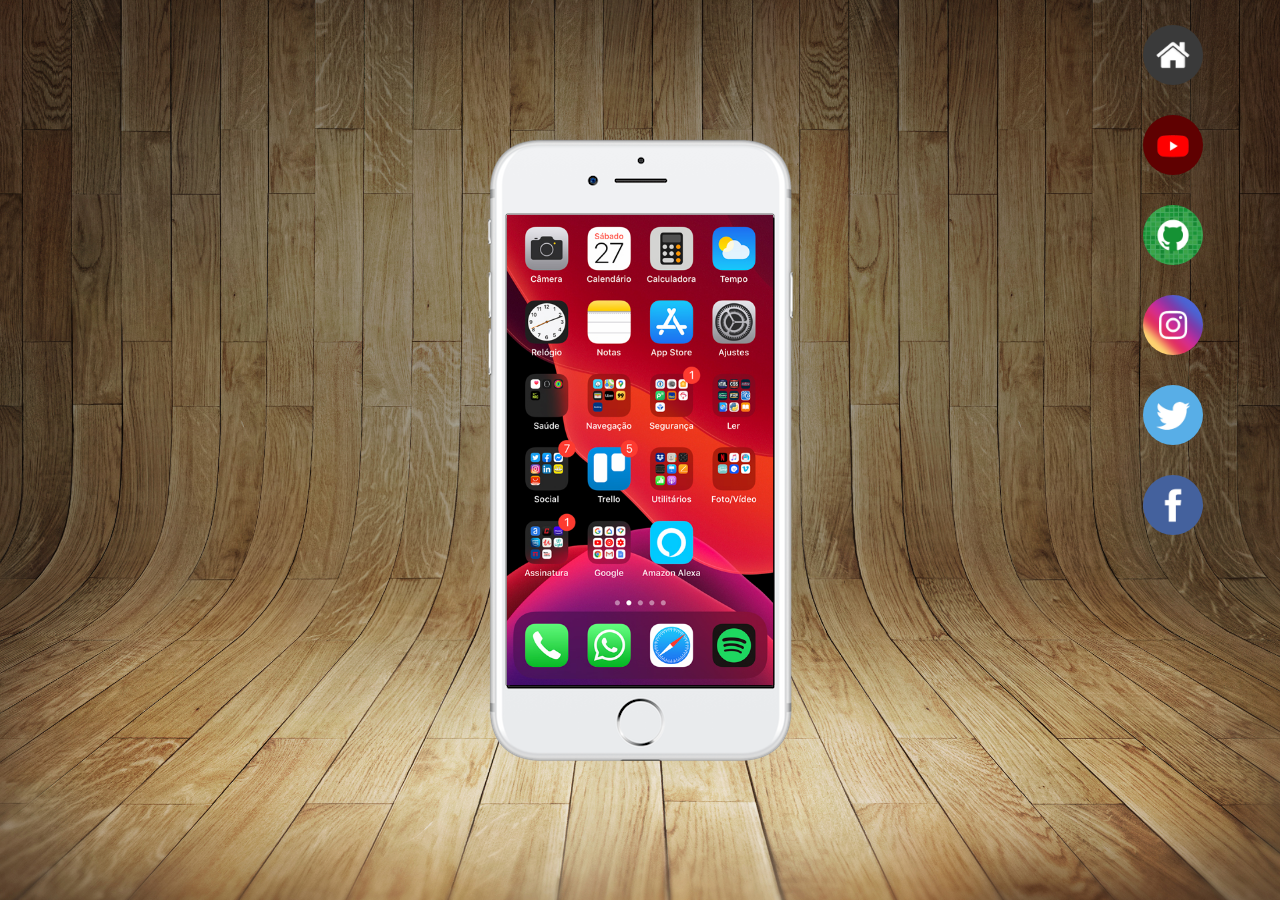
<file: index.html>
<!DOCTYPE html>
<html lang="pt-br">
<head>
    <meta charset="UTF-8">
    <meta http-equiv="X-UA-Compatible" content="IE=edge">
    <meta name="viewport" content="width=device-width, initial-scale=1.0">
    <link rel="stylesheet" href="estilo/style.css">
    <link rel="shotcut icon" href="imagens/favicon(2).ico" type="image/x-icon">
    <title>Social</title>
</head>
<body>
    <main>
        <iframe name="iframe" src="pag/paghome.html" frameborder="0">[ Infelizmente seu navegador não é compatível ]</iframe>

        <div id="icones">
            <a target="iframe" href="pag/paghome.html"><img src="imagens/logo-home.jpg" alt="Icone redes Sociais"></a>
            <a target="iframe" href="pag/pagyoutube.html"><img src="imagens/logo-youtube.jpg" alt="Icone redes Sociais"></a>
            <a target="iframe" href="pag/paggithub.html"><img src="imagens/logo-github.jpg" alt="Icone redes Sociais"></a>
            <a target="iframe" href="pag/paginstagram.html"><img src="imagens/logo-instagram.jpg" alt="Icone redes Sociais"></a>
            <a target="iframe" href="pag/pagtwitter.html"><img src="imagens/logo-twitter.jpg" alt="Icone redes Sociais"></a>
            <a target="iframe" href="pag/pagfacebook.html"><img src="imagens/logo-facebook.jpg" alt="Icone redes Sociais"></a>
        </div>
    </main>
</body>
</html>
</file>
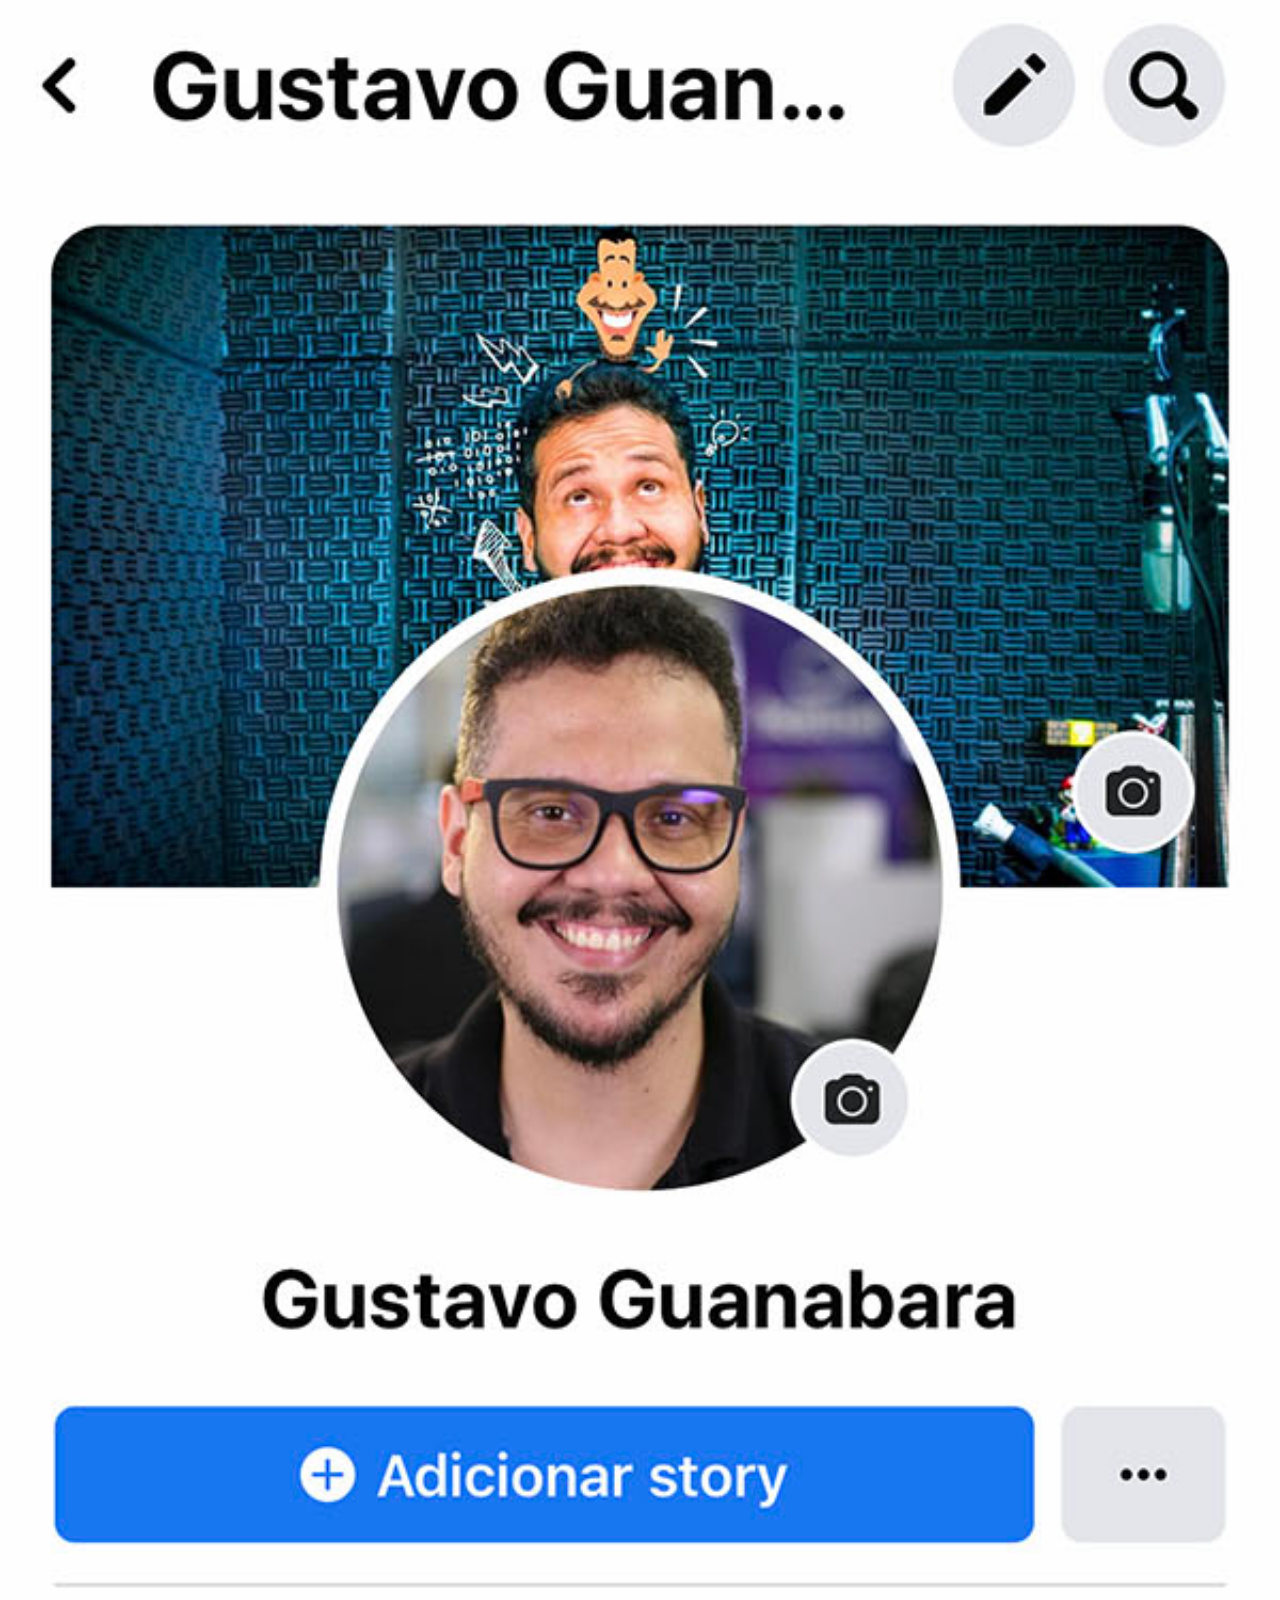
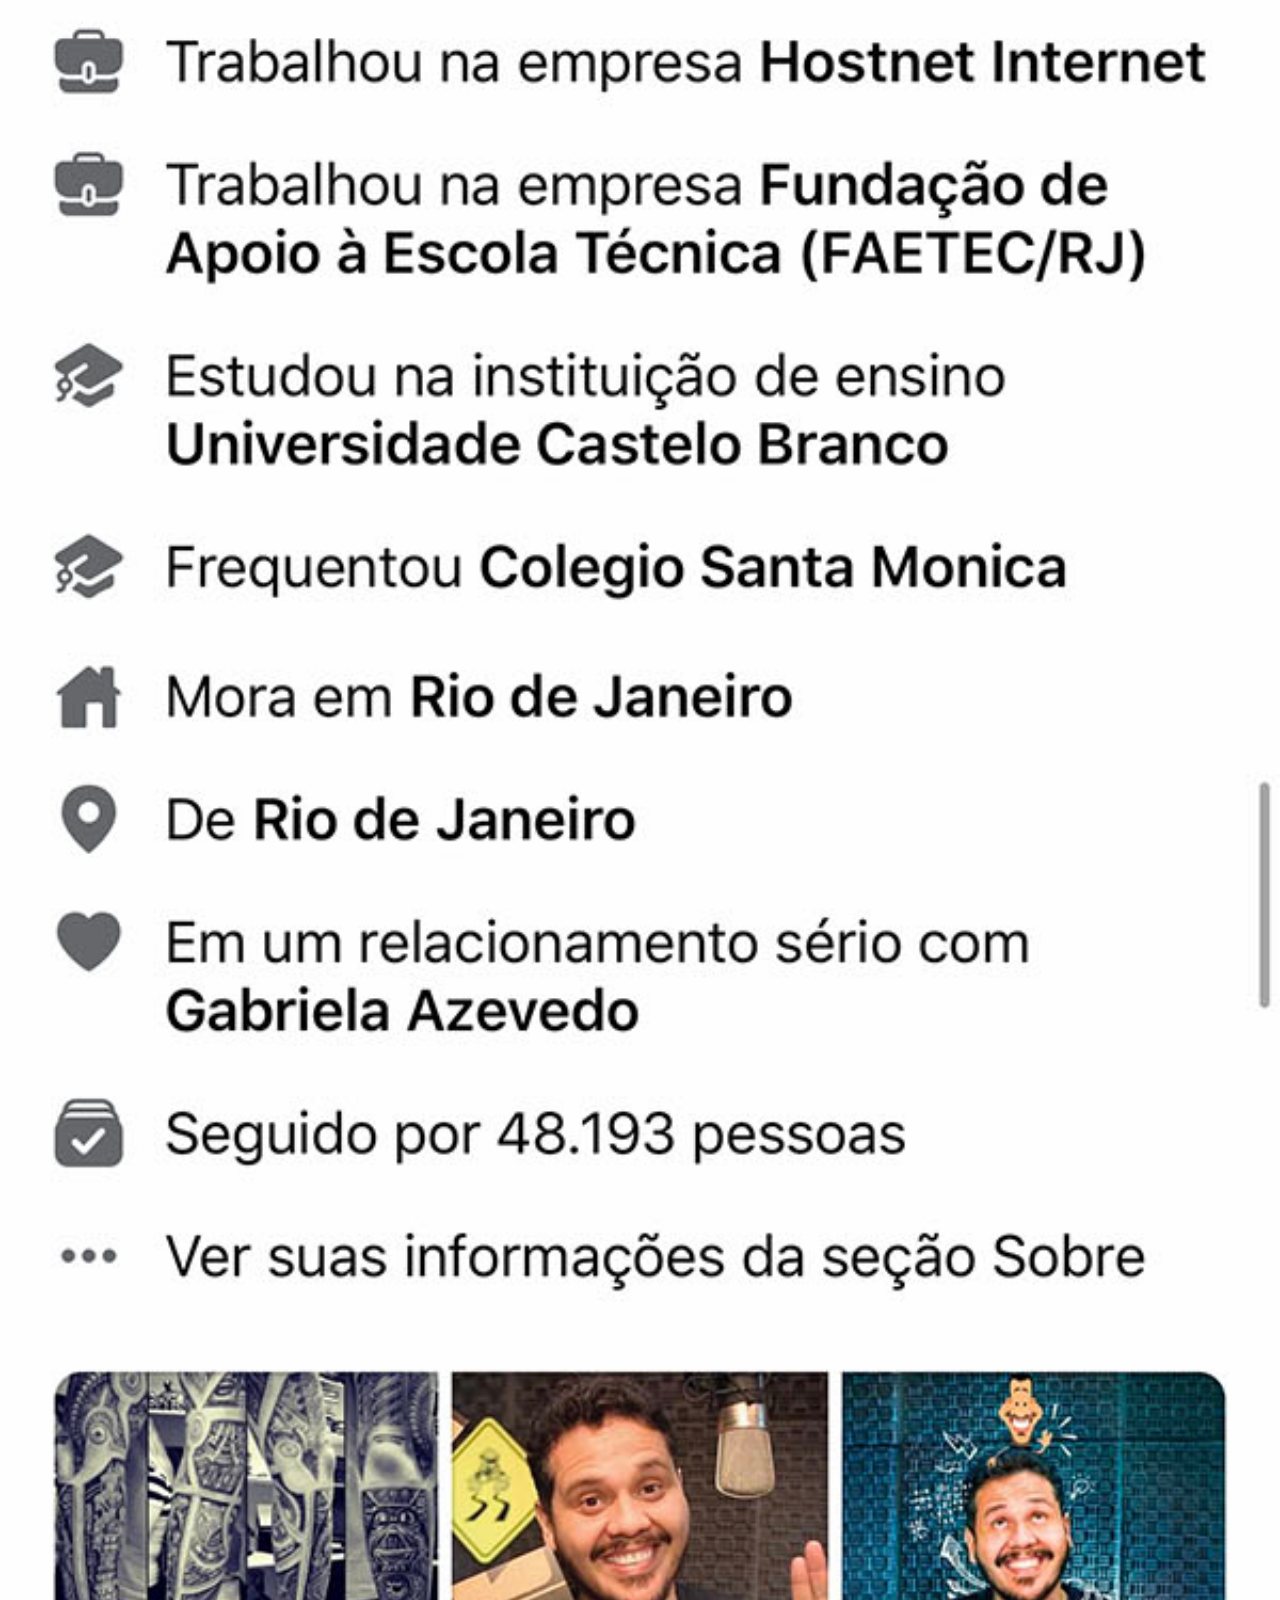
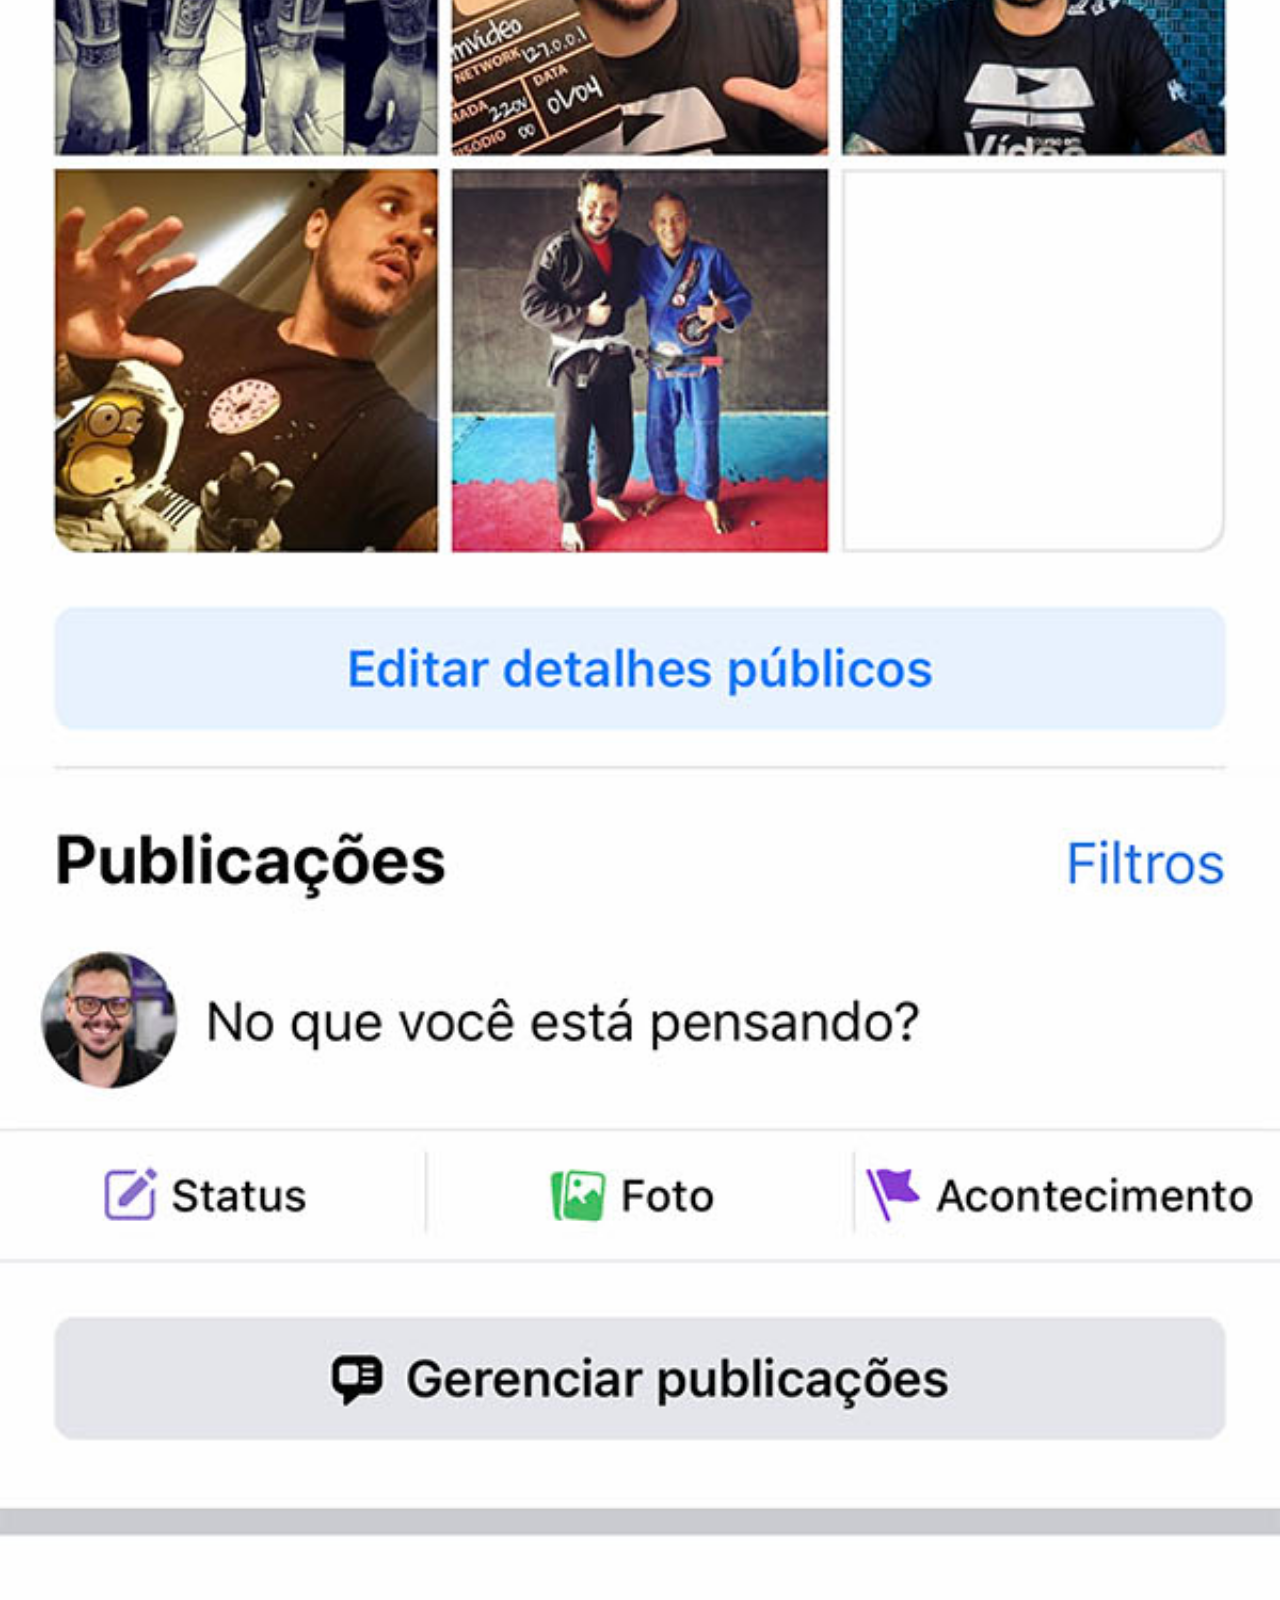
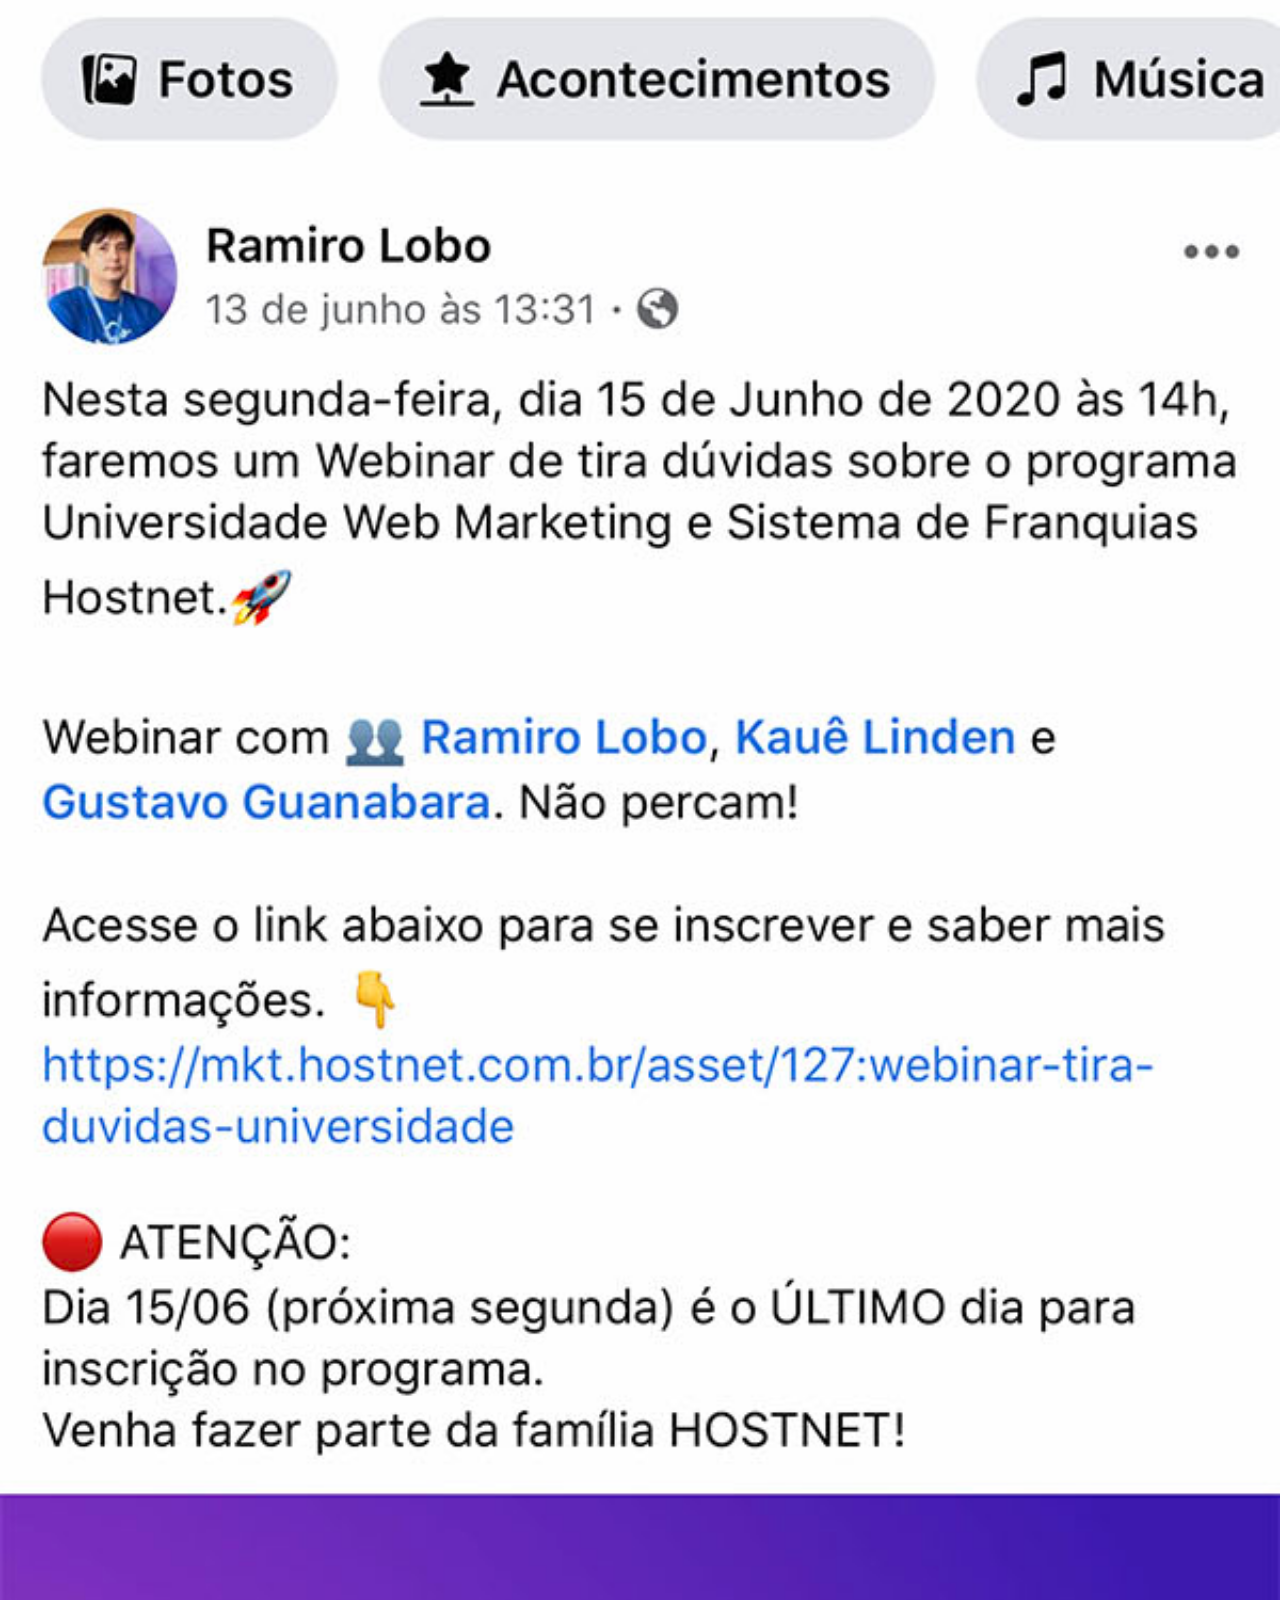
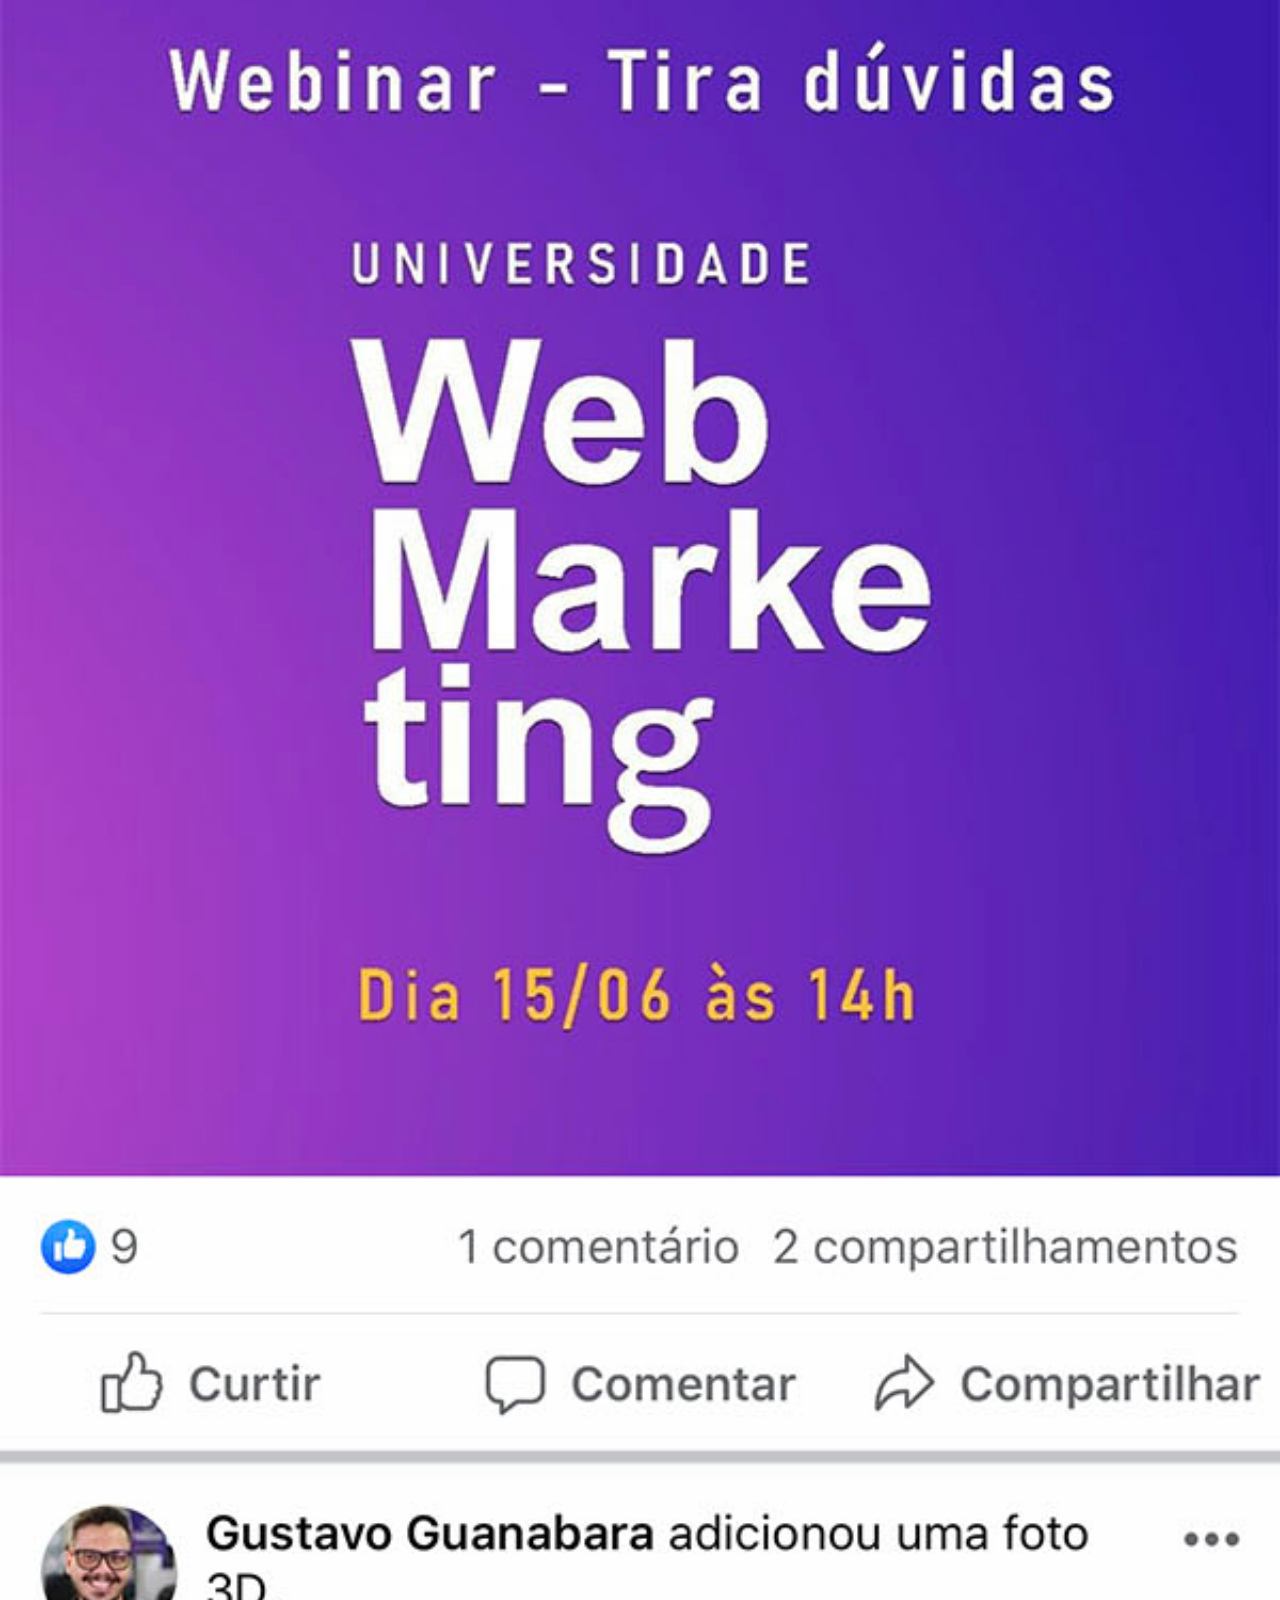
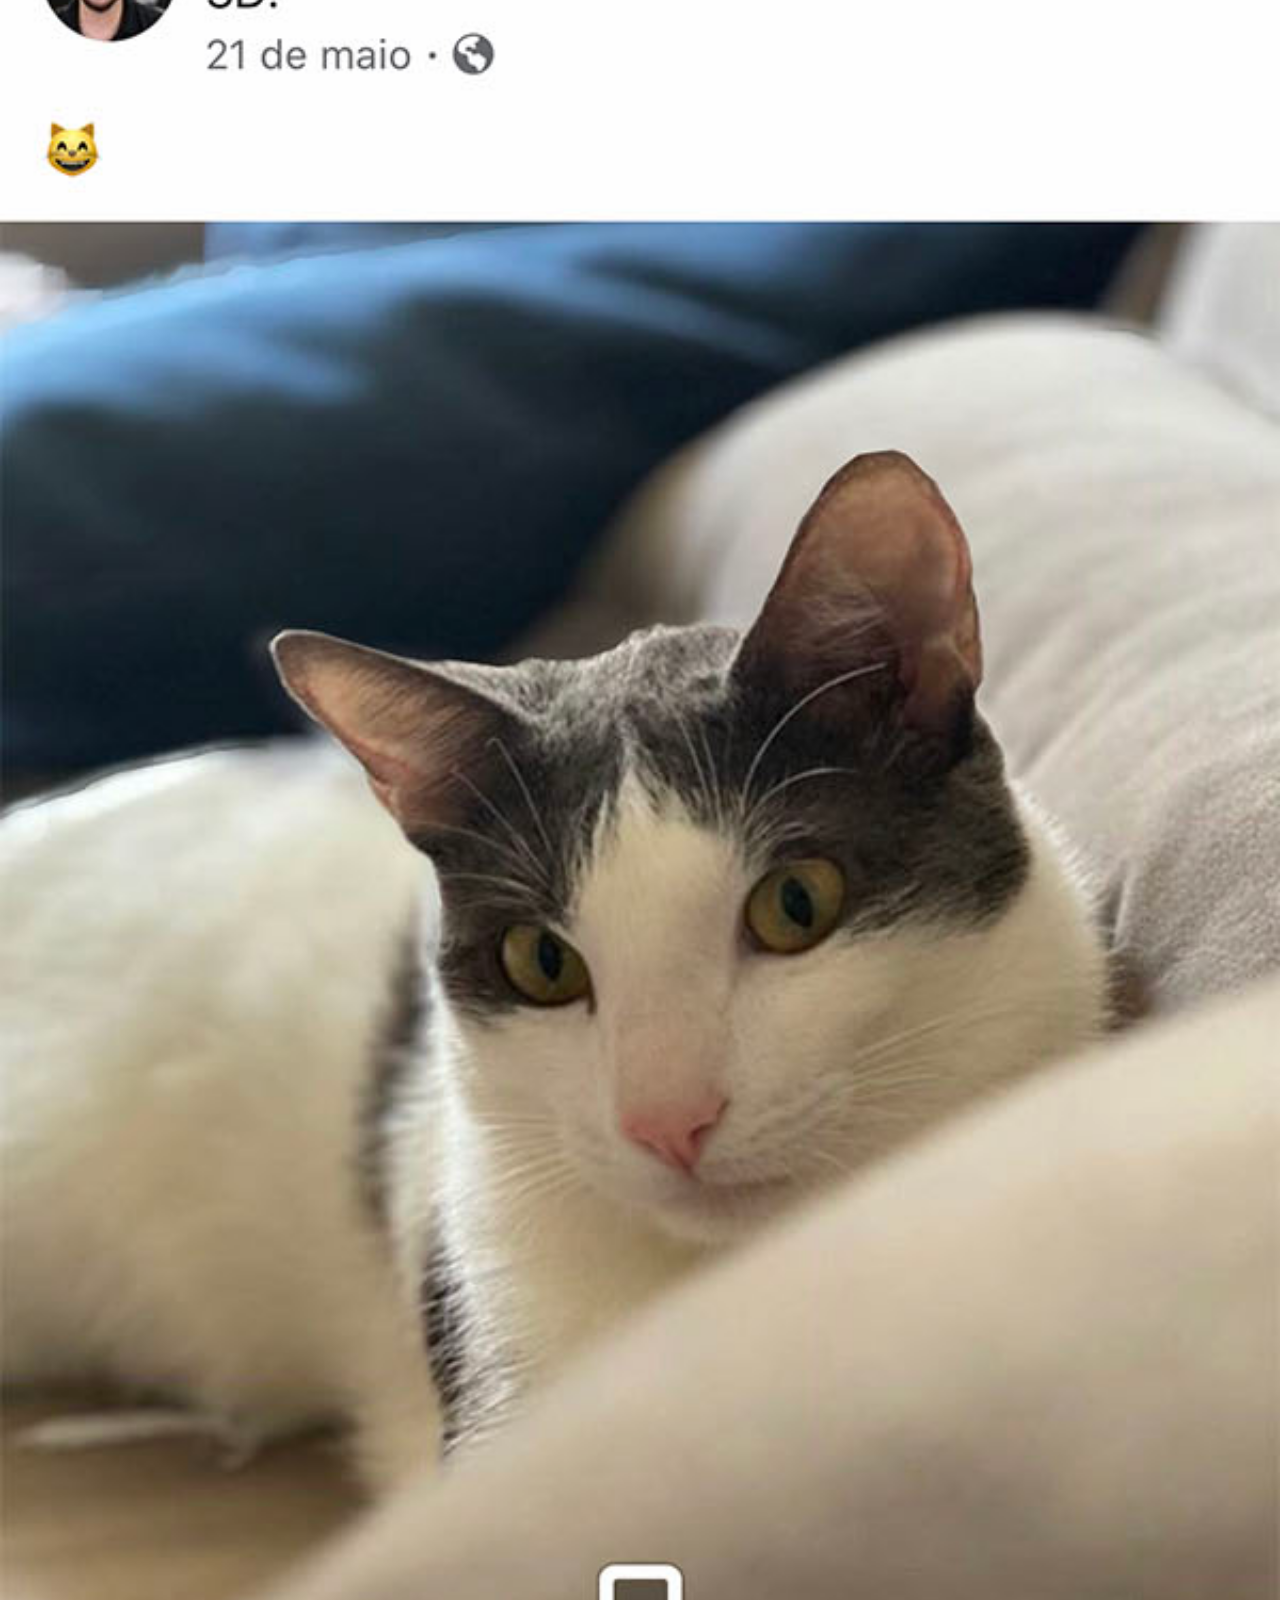
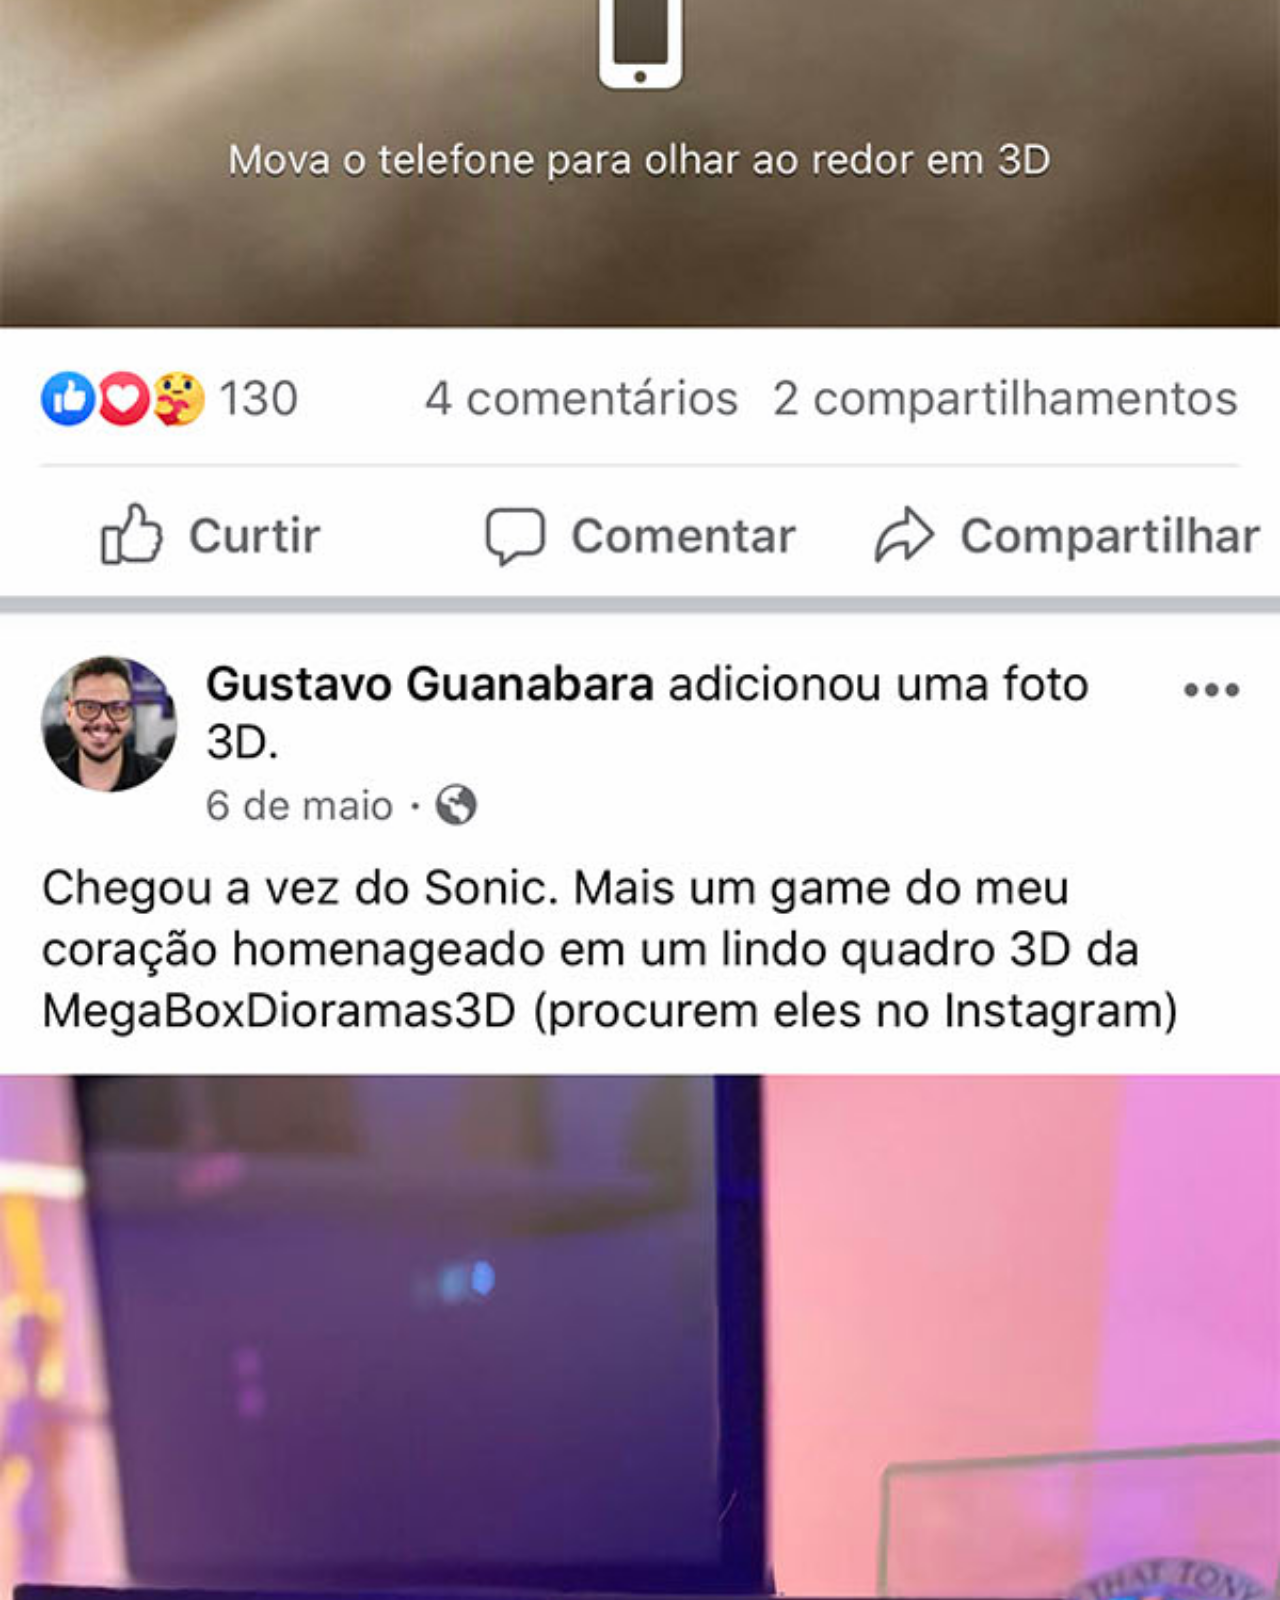
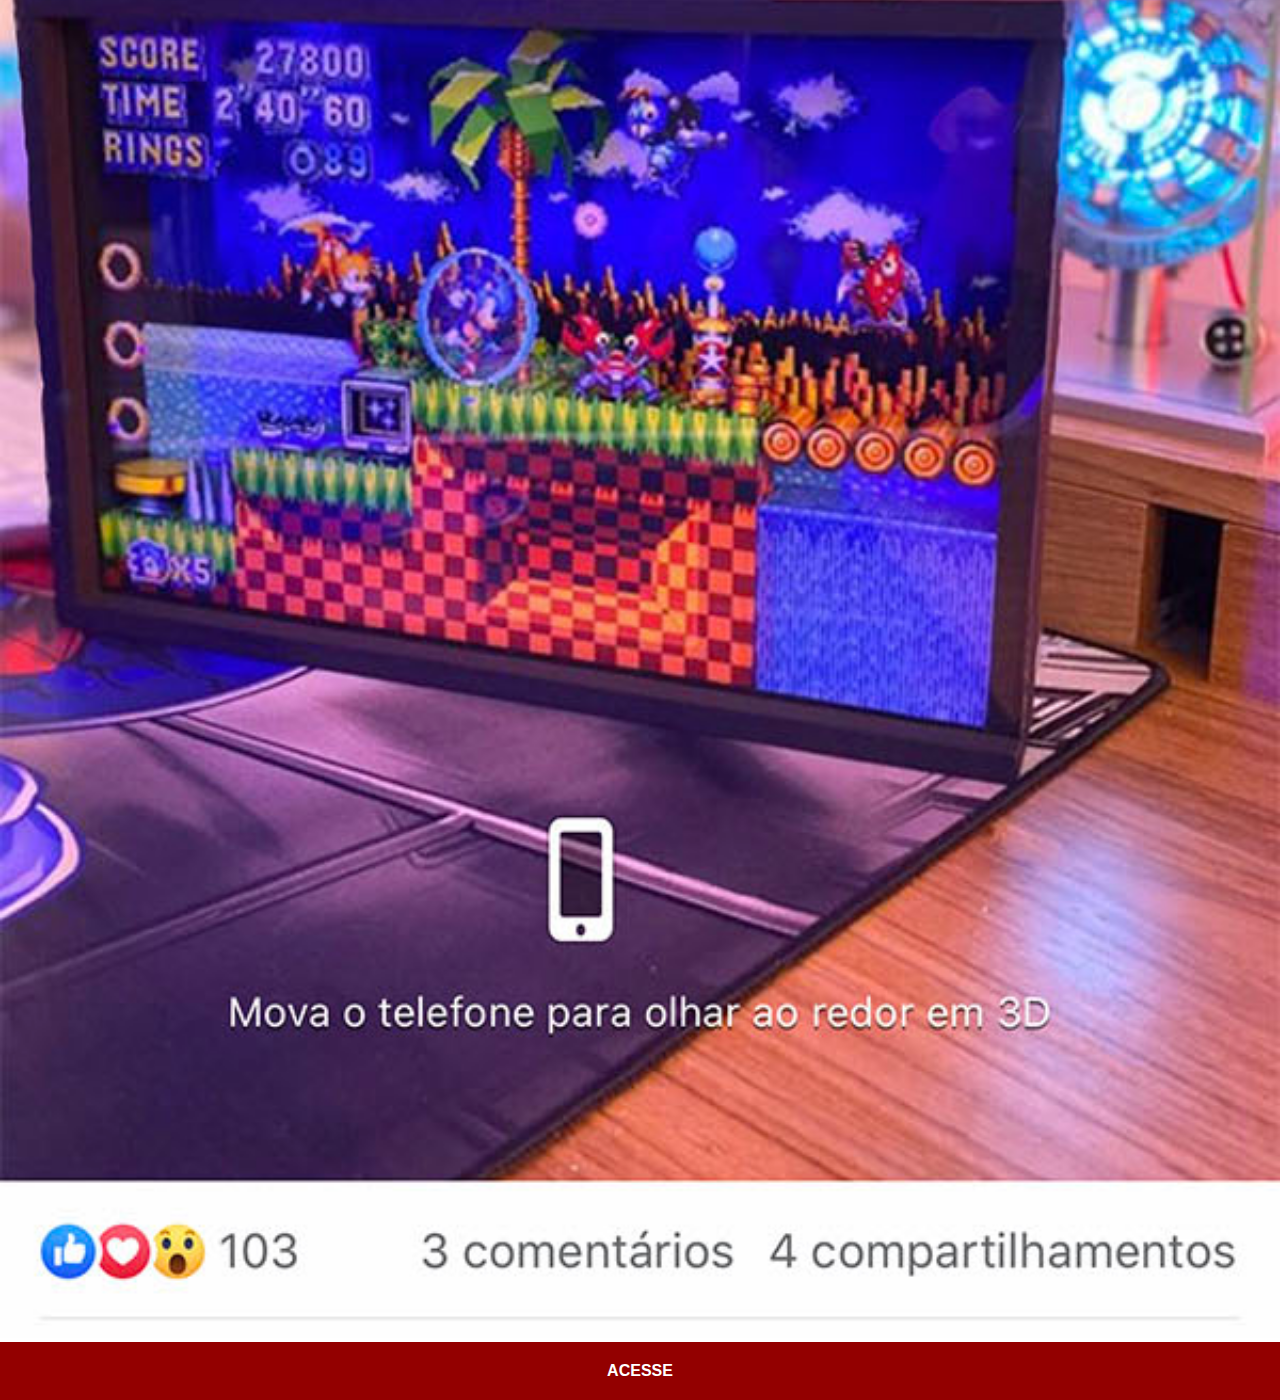
<file: pag/pagfacebook.html>
<!DOCTYPE html>
<html lang="pt-br">
<head>
    <meta charset="UTF-8">
    <meta http-equiv="X-UA-Compatible" content="IE=edge">
    <meta name="viewport" content="width=device-width, initial-scale=1.0">
    <link rel="shotcut icon" href="../imagens/favicon(2).ico" type="image/x-icon">
    <link rel="stylesheet" href="estilo/stylepag.css">
    <title>Página Facebook</title>
</head>
<body>
    <main>
        <img src="../imagens/tela-facebook.jpg" alt="Imagem">
    </main>
    <footer>
        <a href="">ACESSE</a>
    </footer>
</body>
</html>
</file>
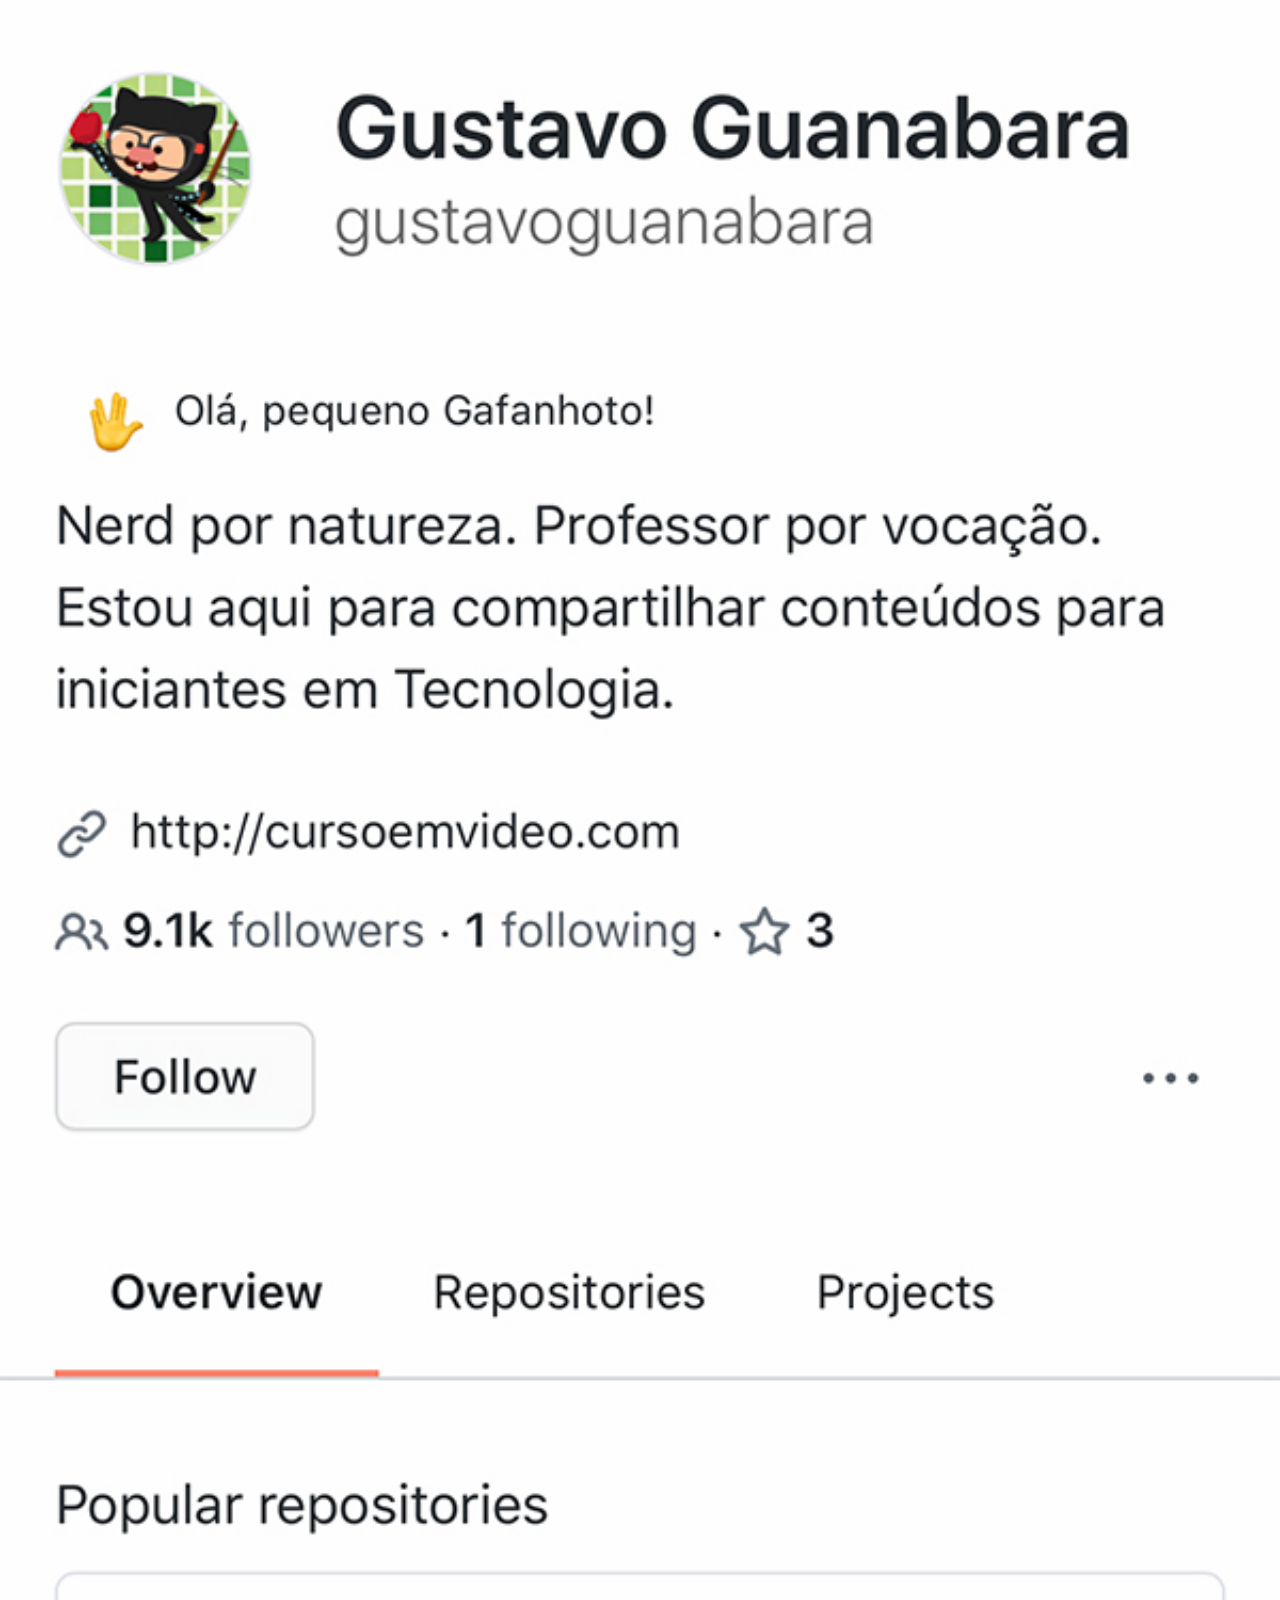
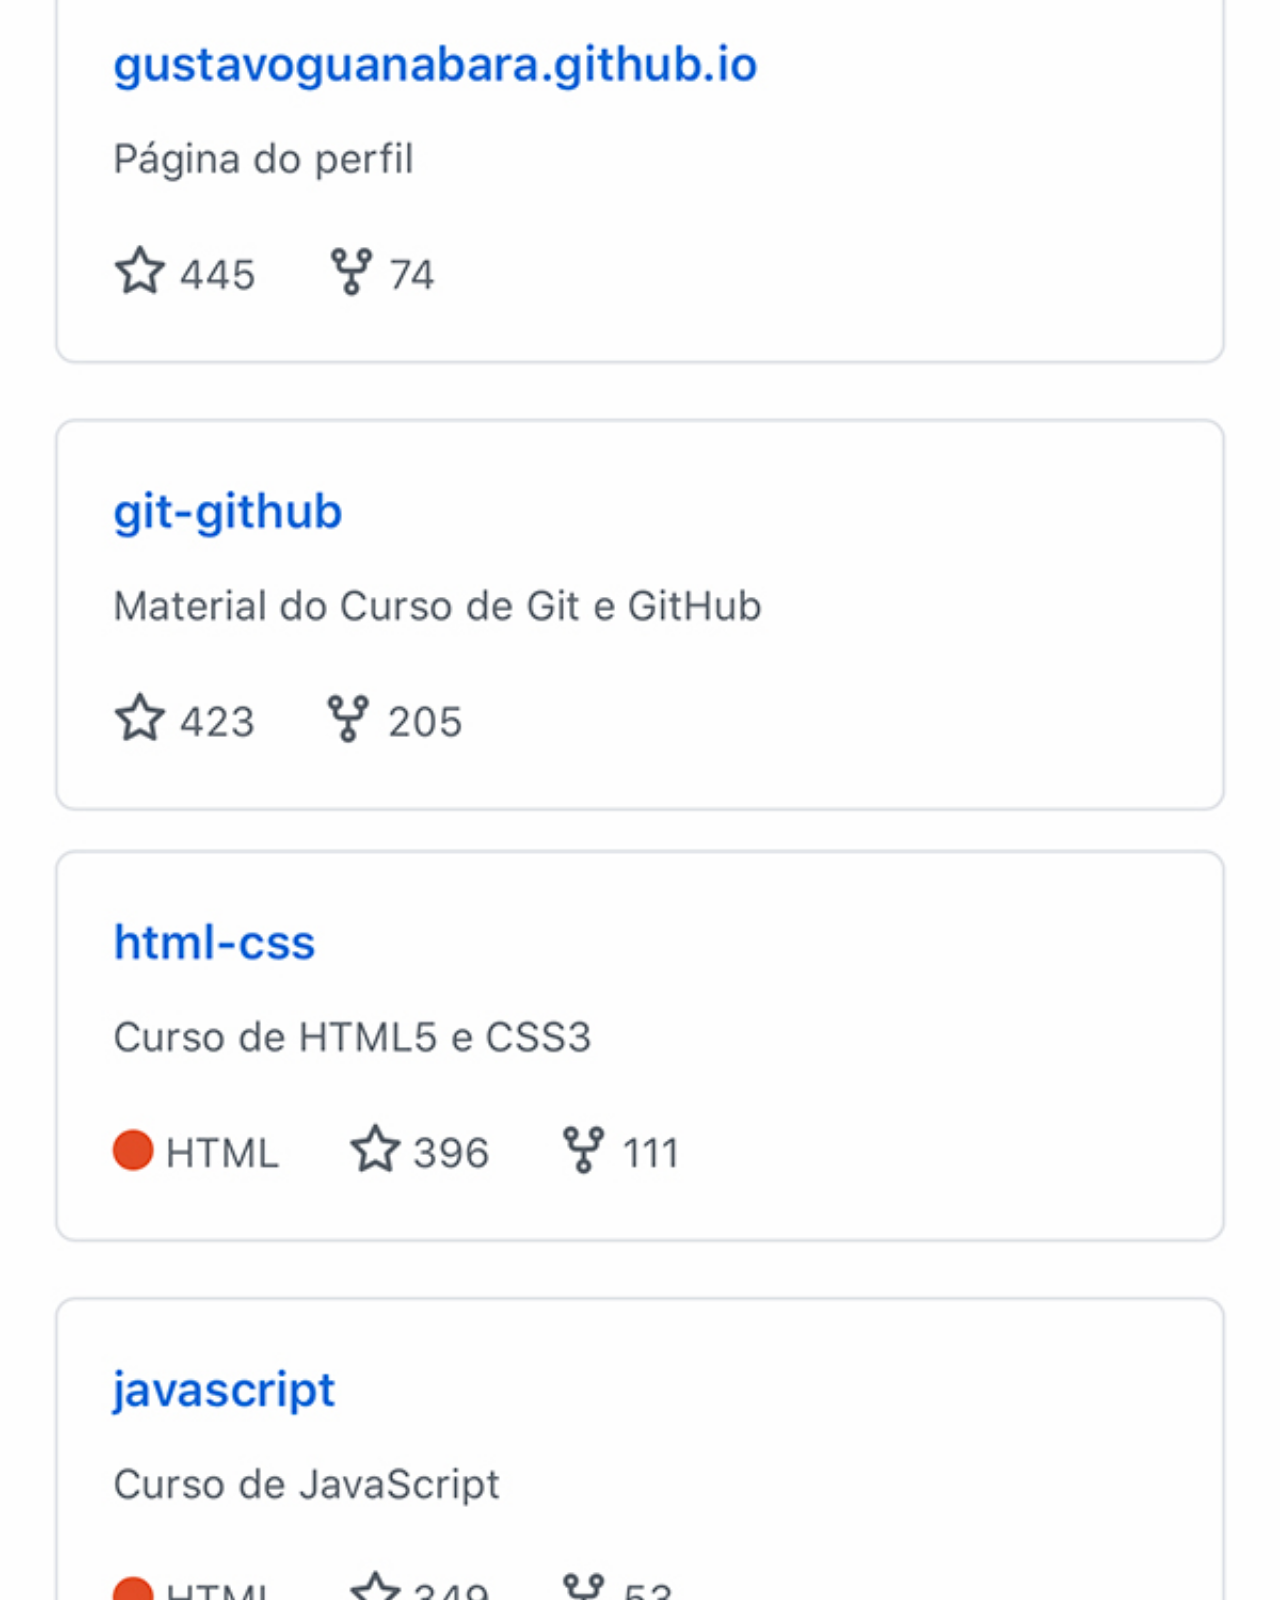
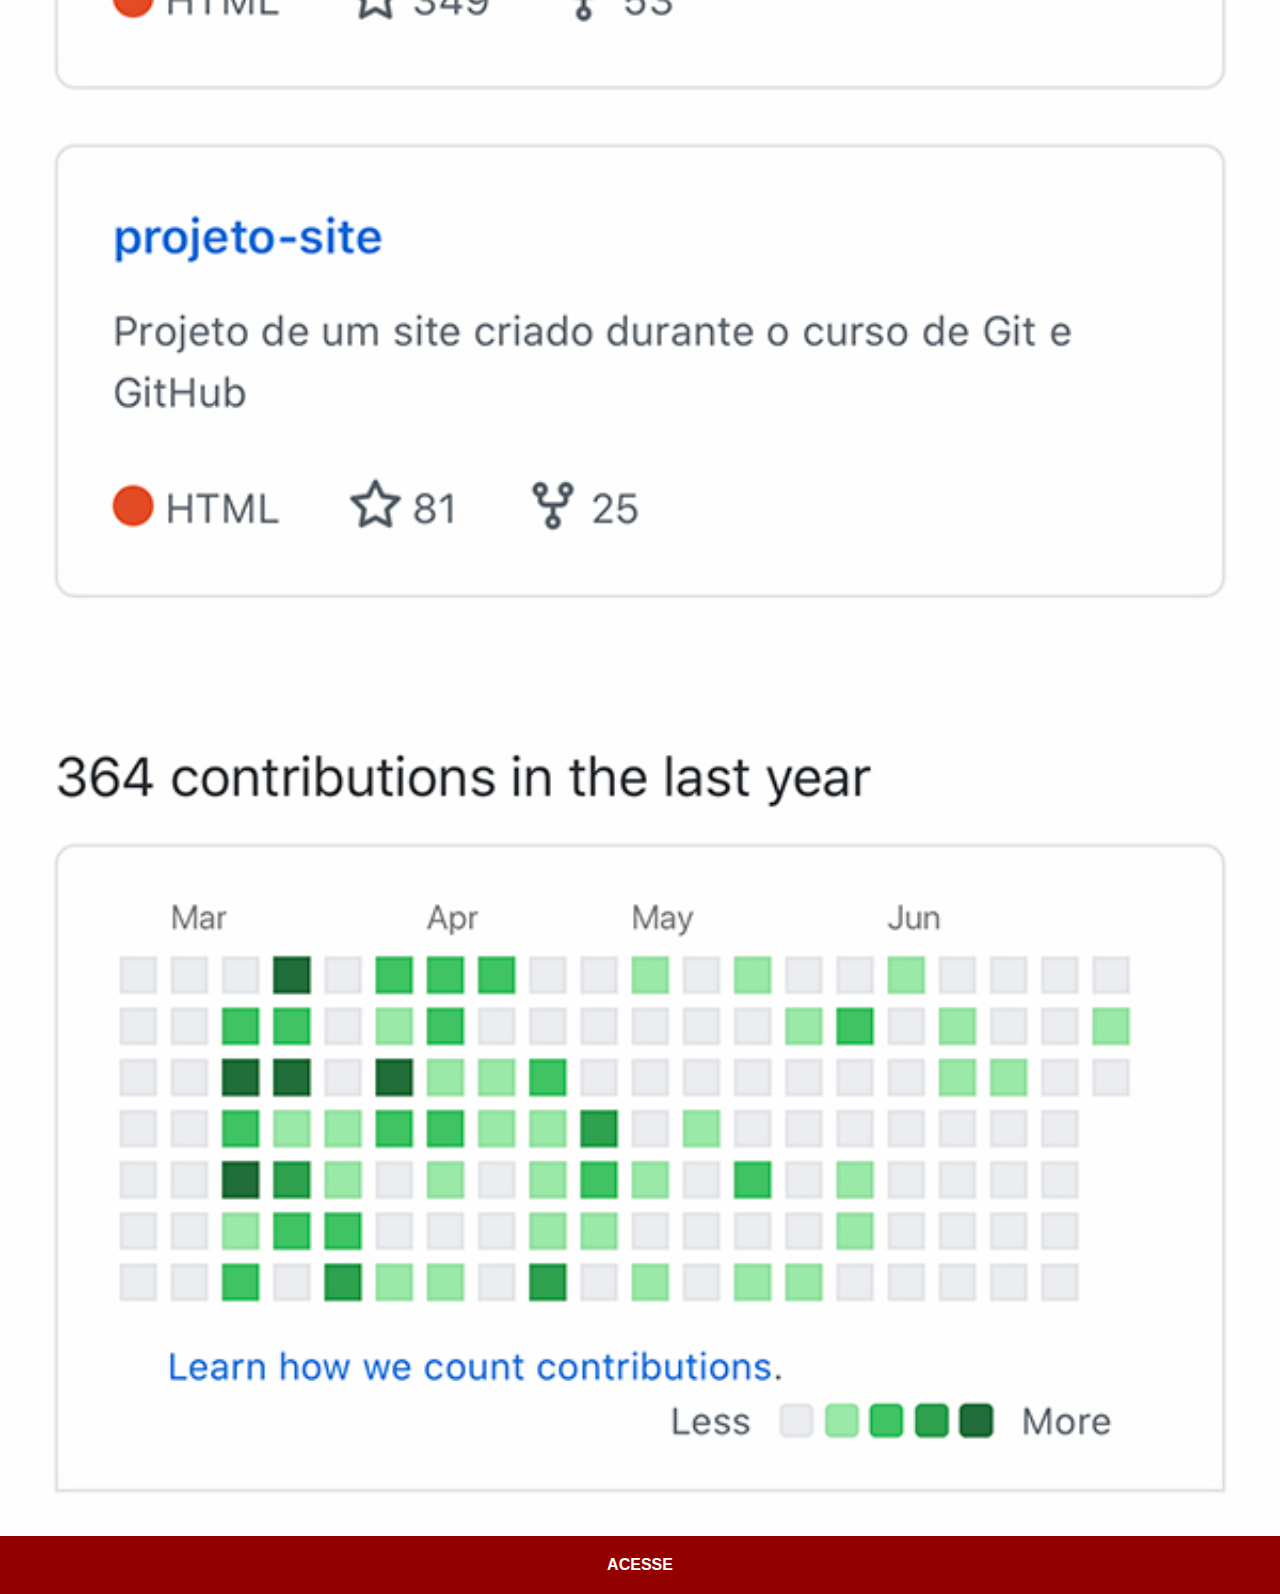
<file: pag/paggithub.html>
<!DOCTYPE html>
<html lang="pt-br">
<head>
    <meta charset="UTF-8">
    <meta http-equiv="X-UA-Compatible" content="IE=edge">
    <meta name="viewport" content="width=device-width, initial-scale=1.0">
    <link rel="shotcut icon" href="../imagens/favicon(2).ico" type="image/x-icon">
    <link rel="stylesheet" href="estilo/stylepag.css">
    <title>Página GitHub</title>
</head>
<body>
    <main>
        <img src="../imagens/tela-github.jpg" alt="Imagem">
    </main>
    <footer>
        <a href="">ACESSE</a>
    </footer>
</body>
</html>
</file>
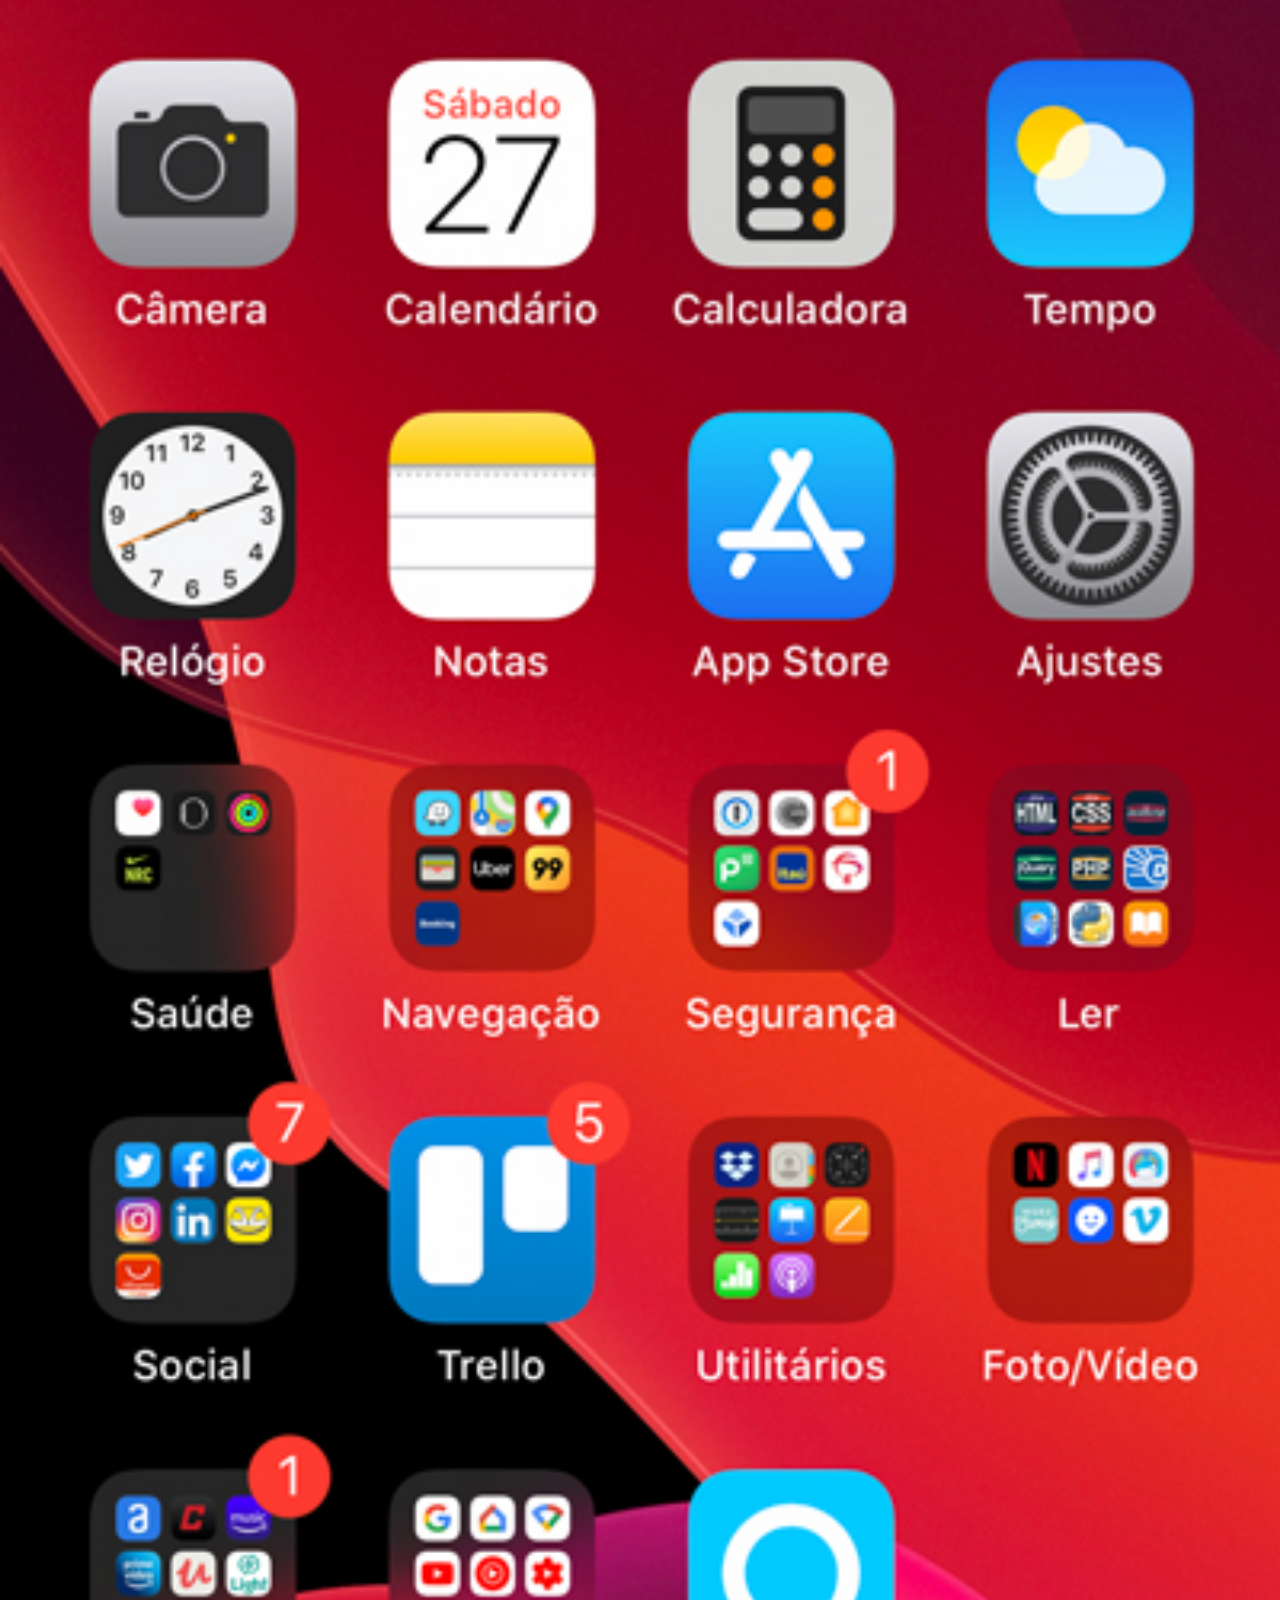
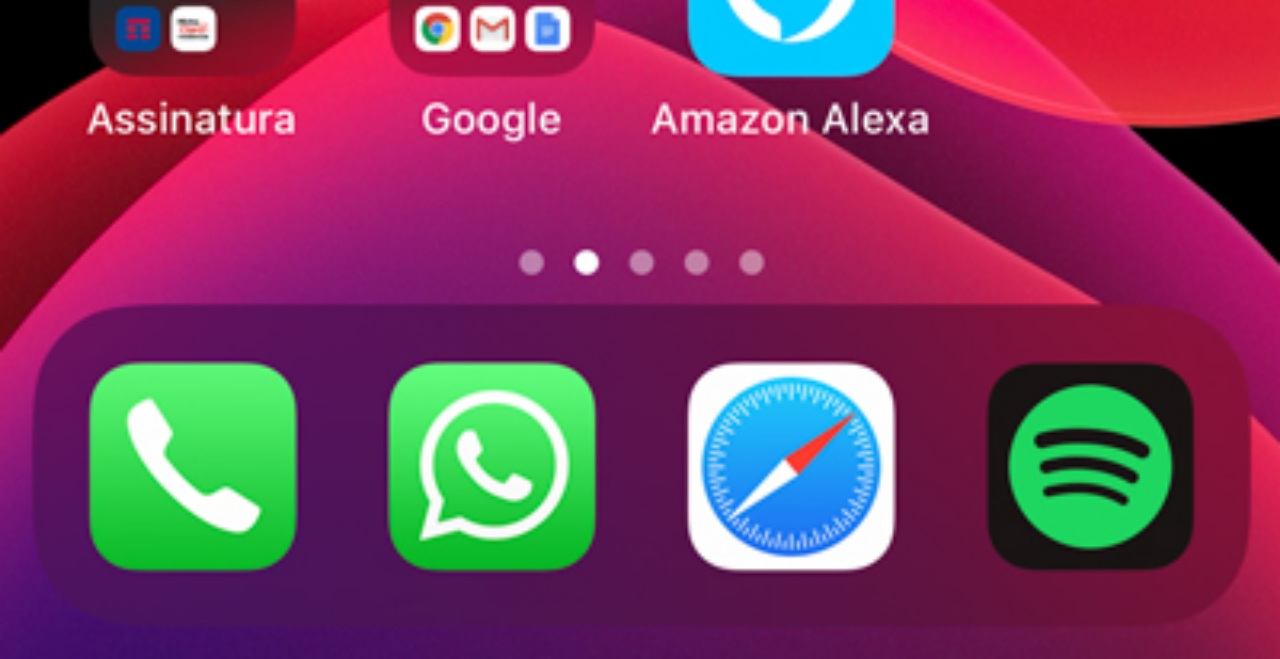
<file: pag/paghome.html>
<!DOCTYPE html>
<html lang="pt-br">
<head>
    <meta charset="UTF-8">
    <meta http-equiv="X-UA-Compatible" content="IE=edge">
    <meta name="viewport" content="width=device-width, initial-scale=1.0">
    <link rel="shotcut icon" href="../imagens/favicon(2).ico" type="image/x-icon">
    <title>Página Home</title>
    <style>
        *{ 
        margin: 0;
        padding: 0;
        font-family: Verdana, Geneva, Tahoma, sans-serif;
        }

        body{
        overflow-y: hidden;
        overflow-x: hidden;
        }

        img{
        width: 100vw;
        
        margin-bottom: -10px;
        }
    </style>
</head>
<body>
    <main>
        <img src="../imagens/tela-home.jpg" alt="Imagem">
    </main>
</html>
</file>
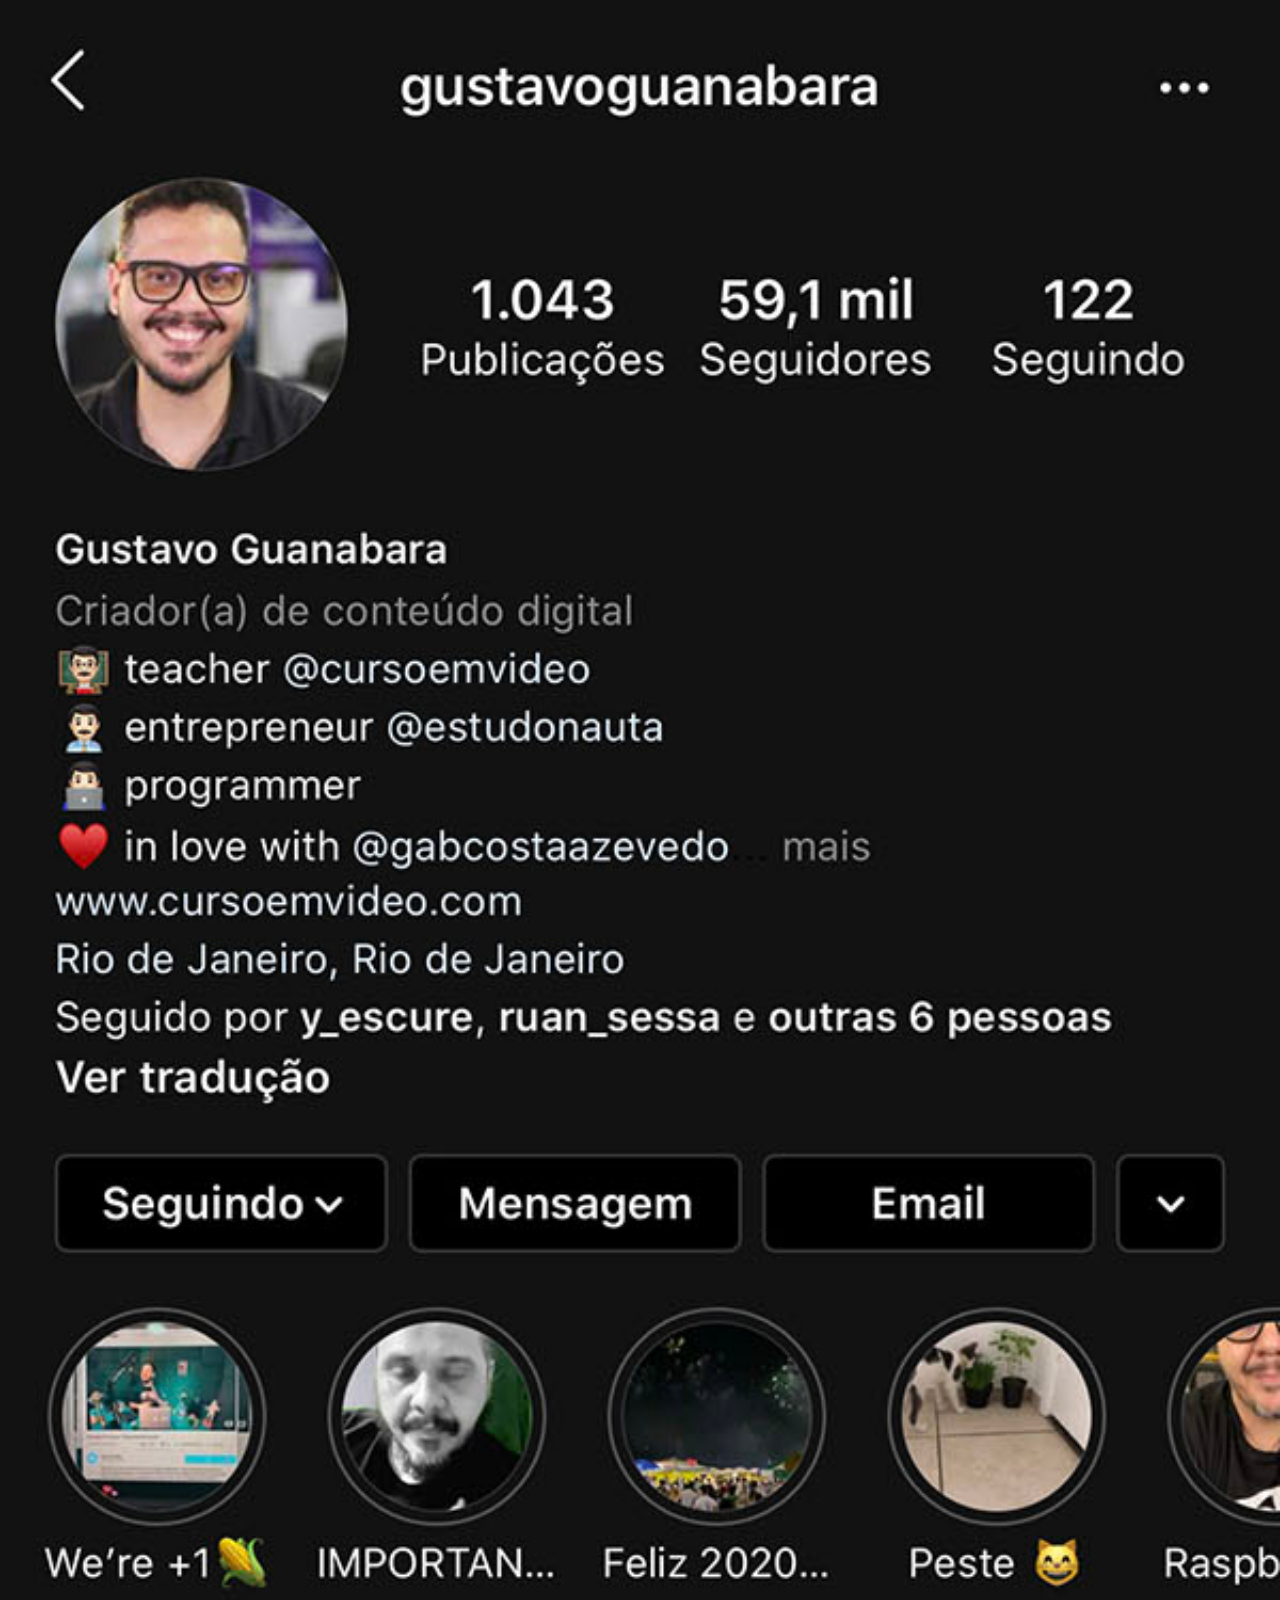
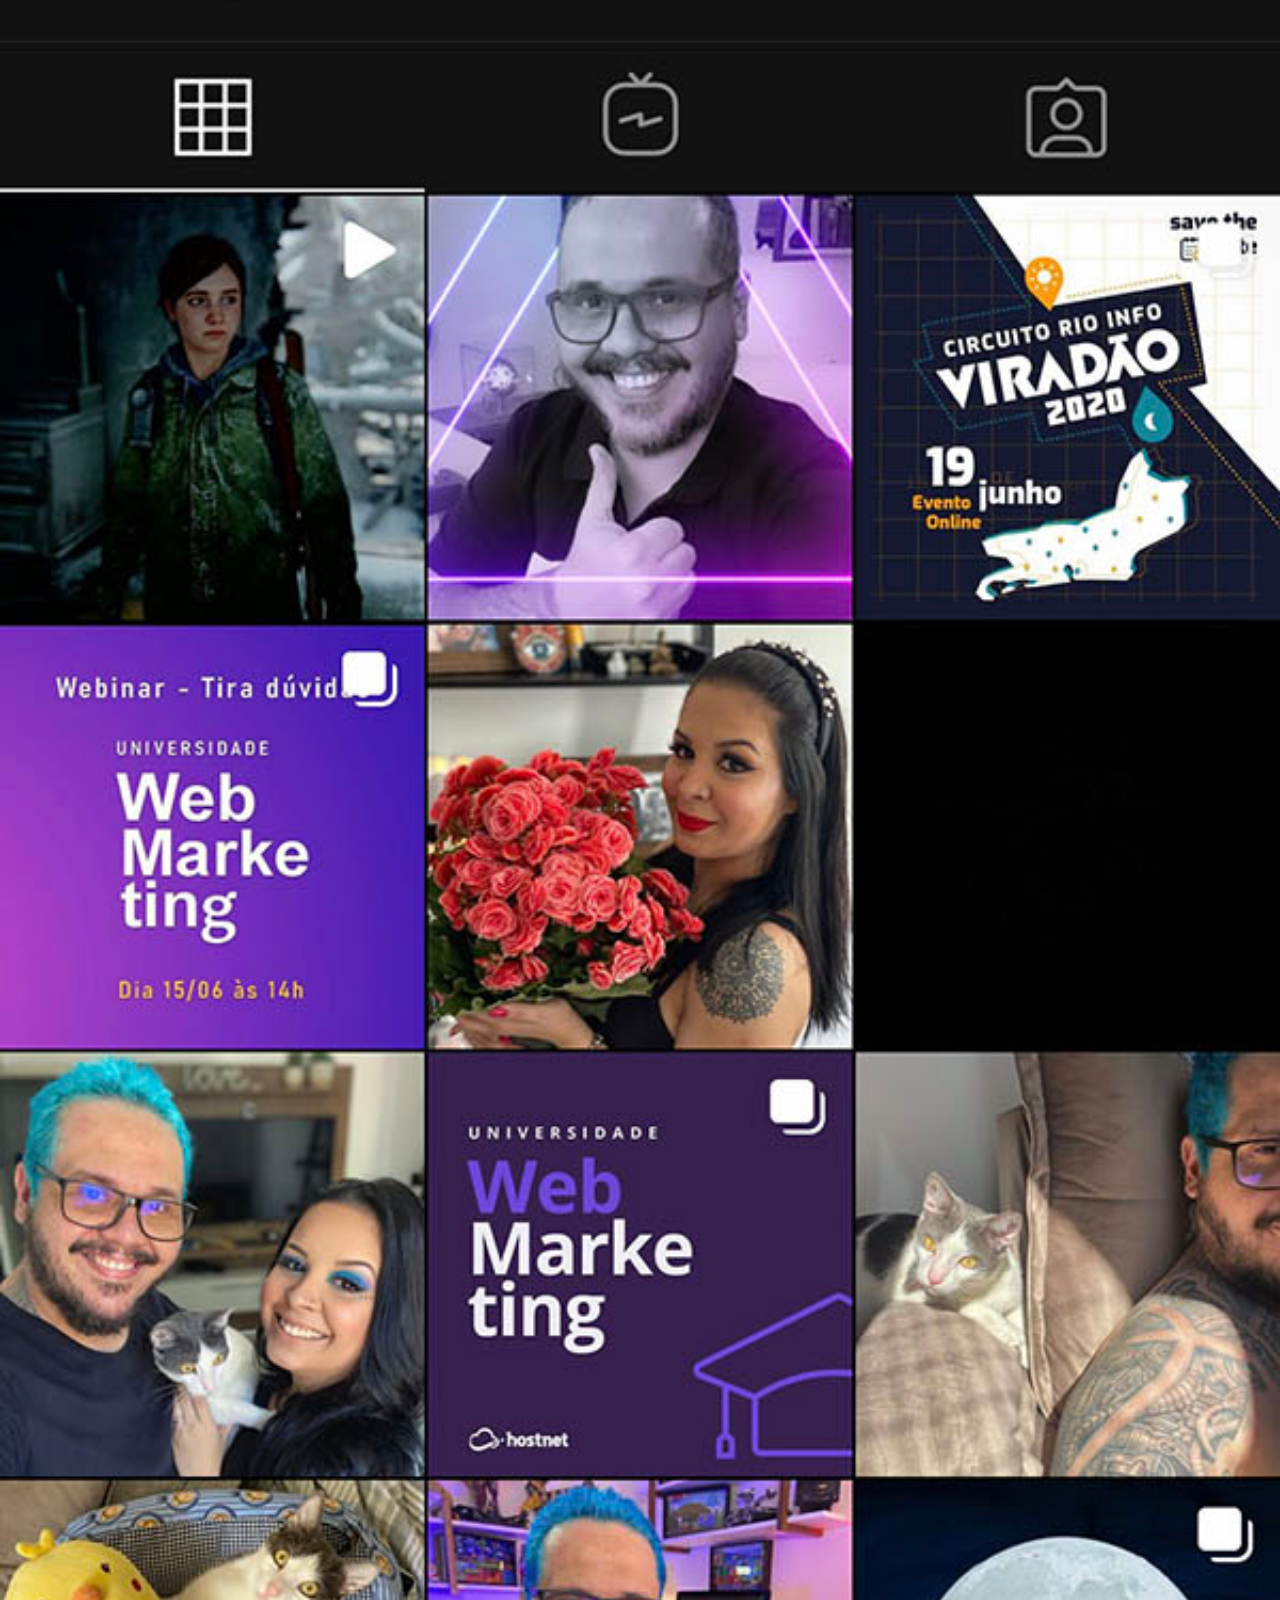
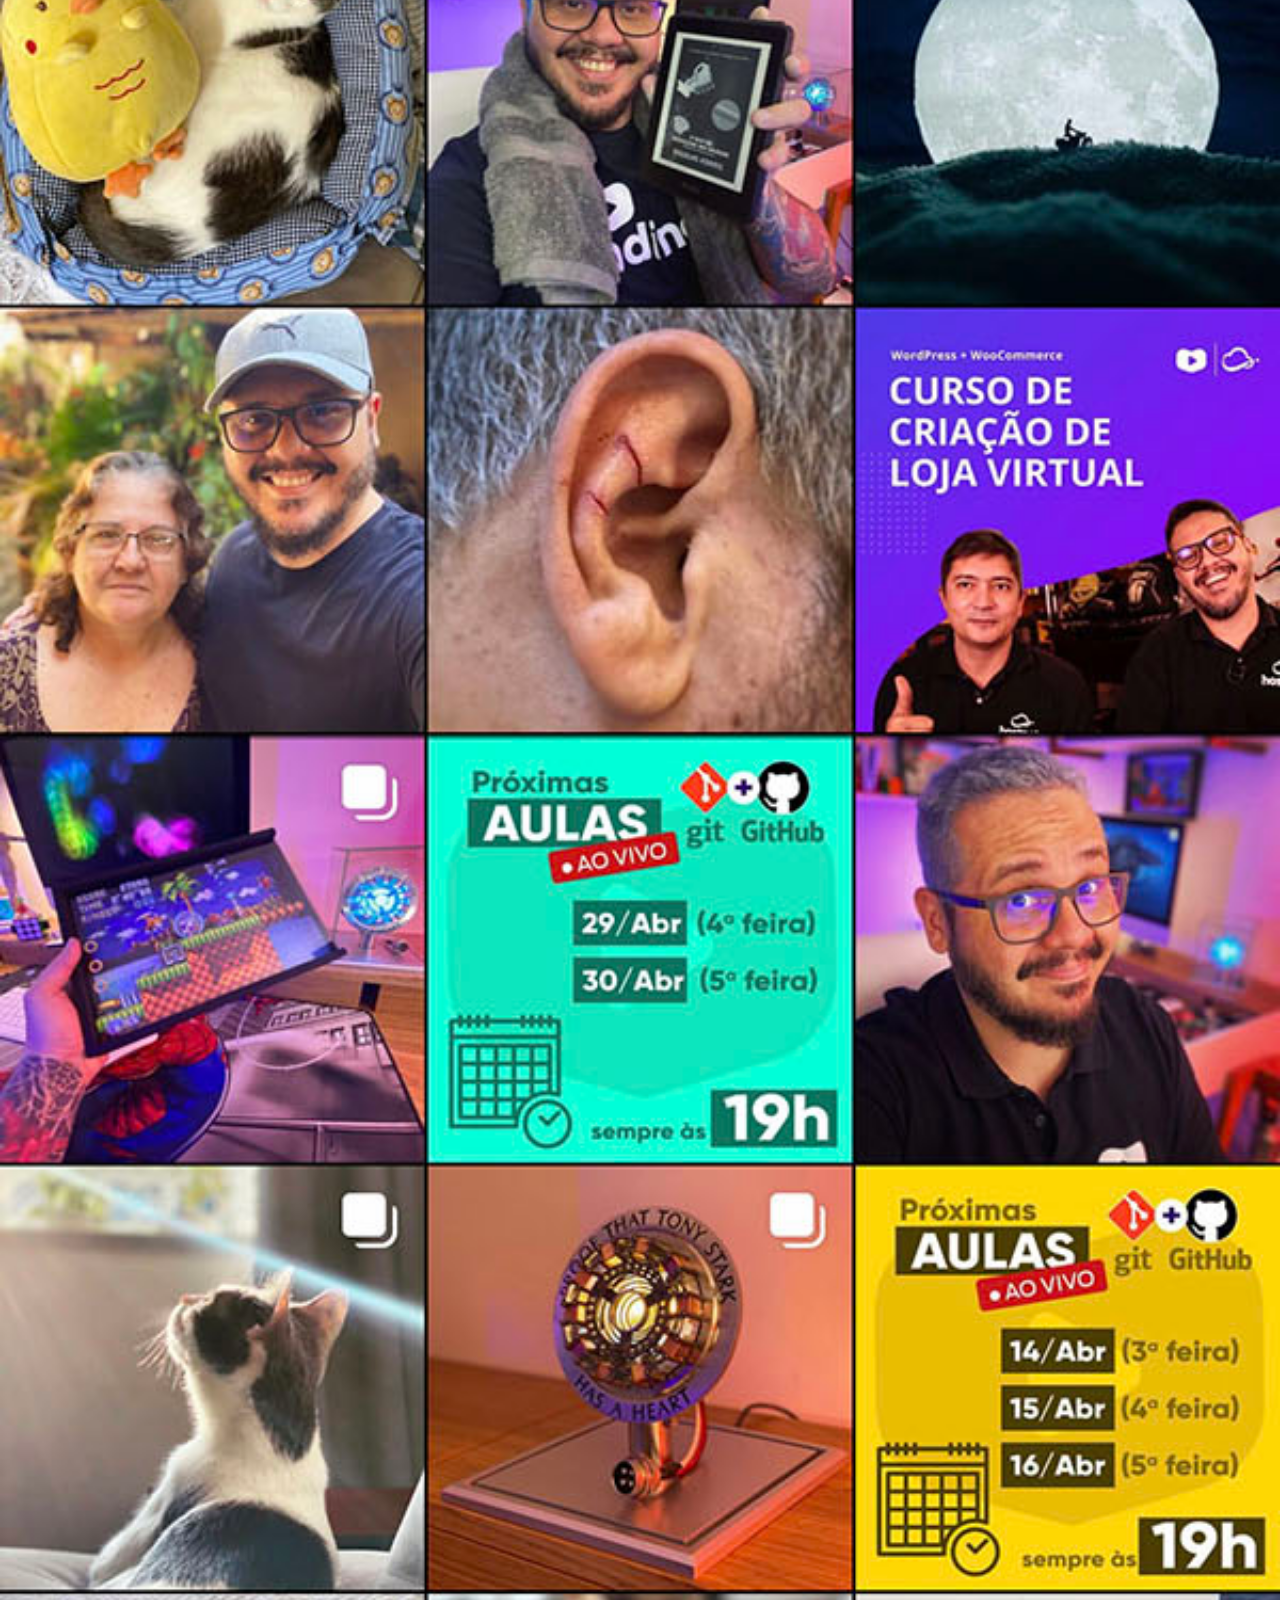
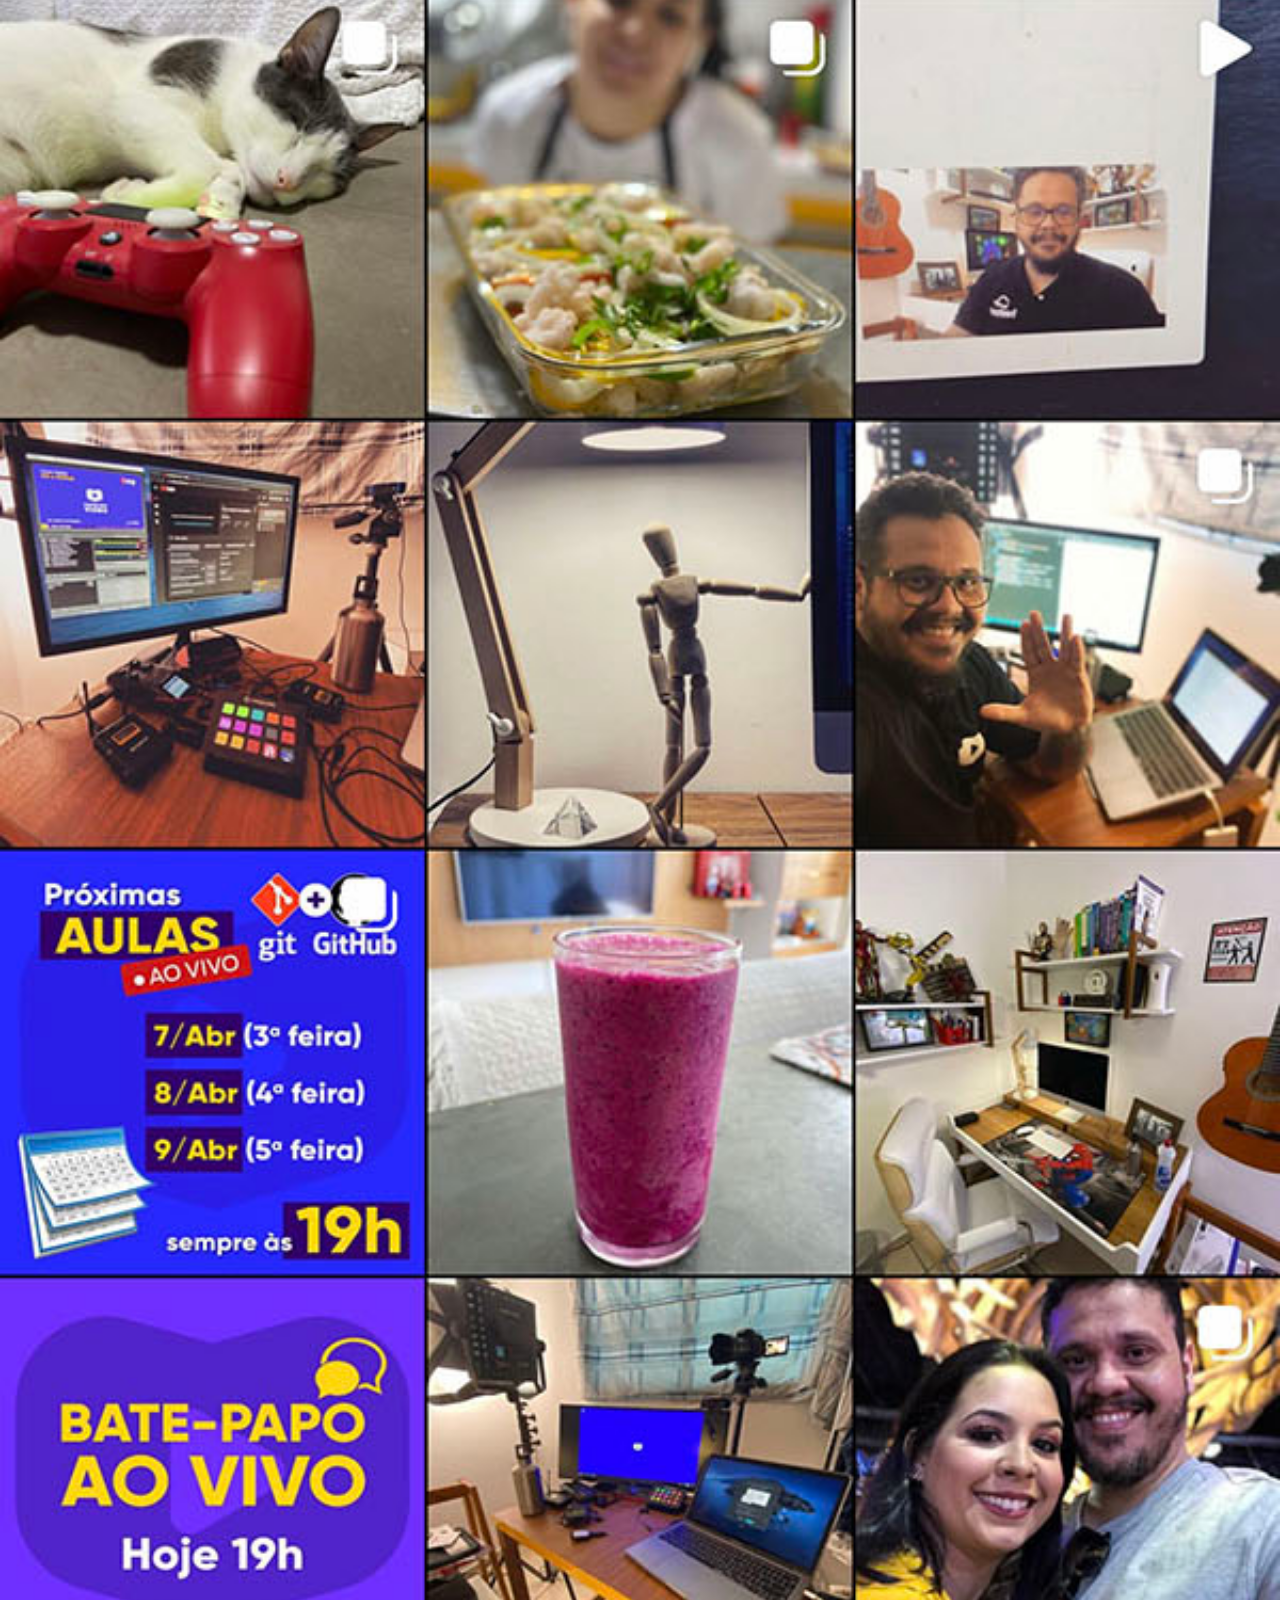
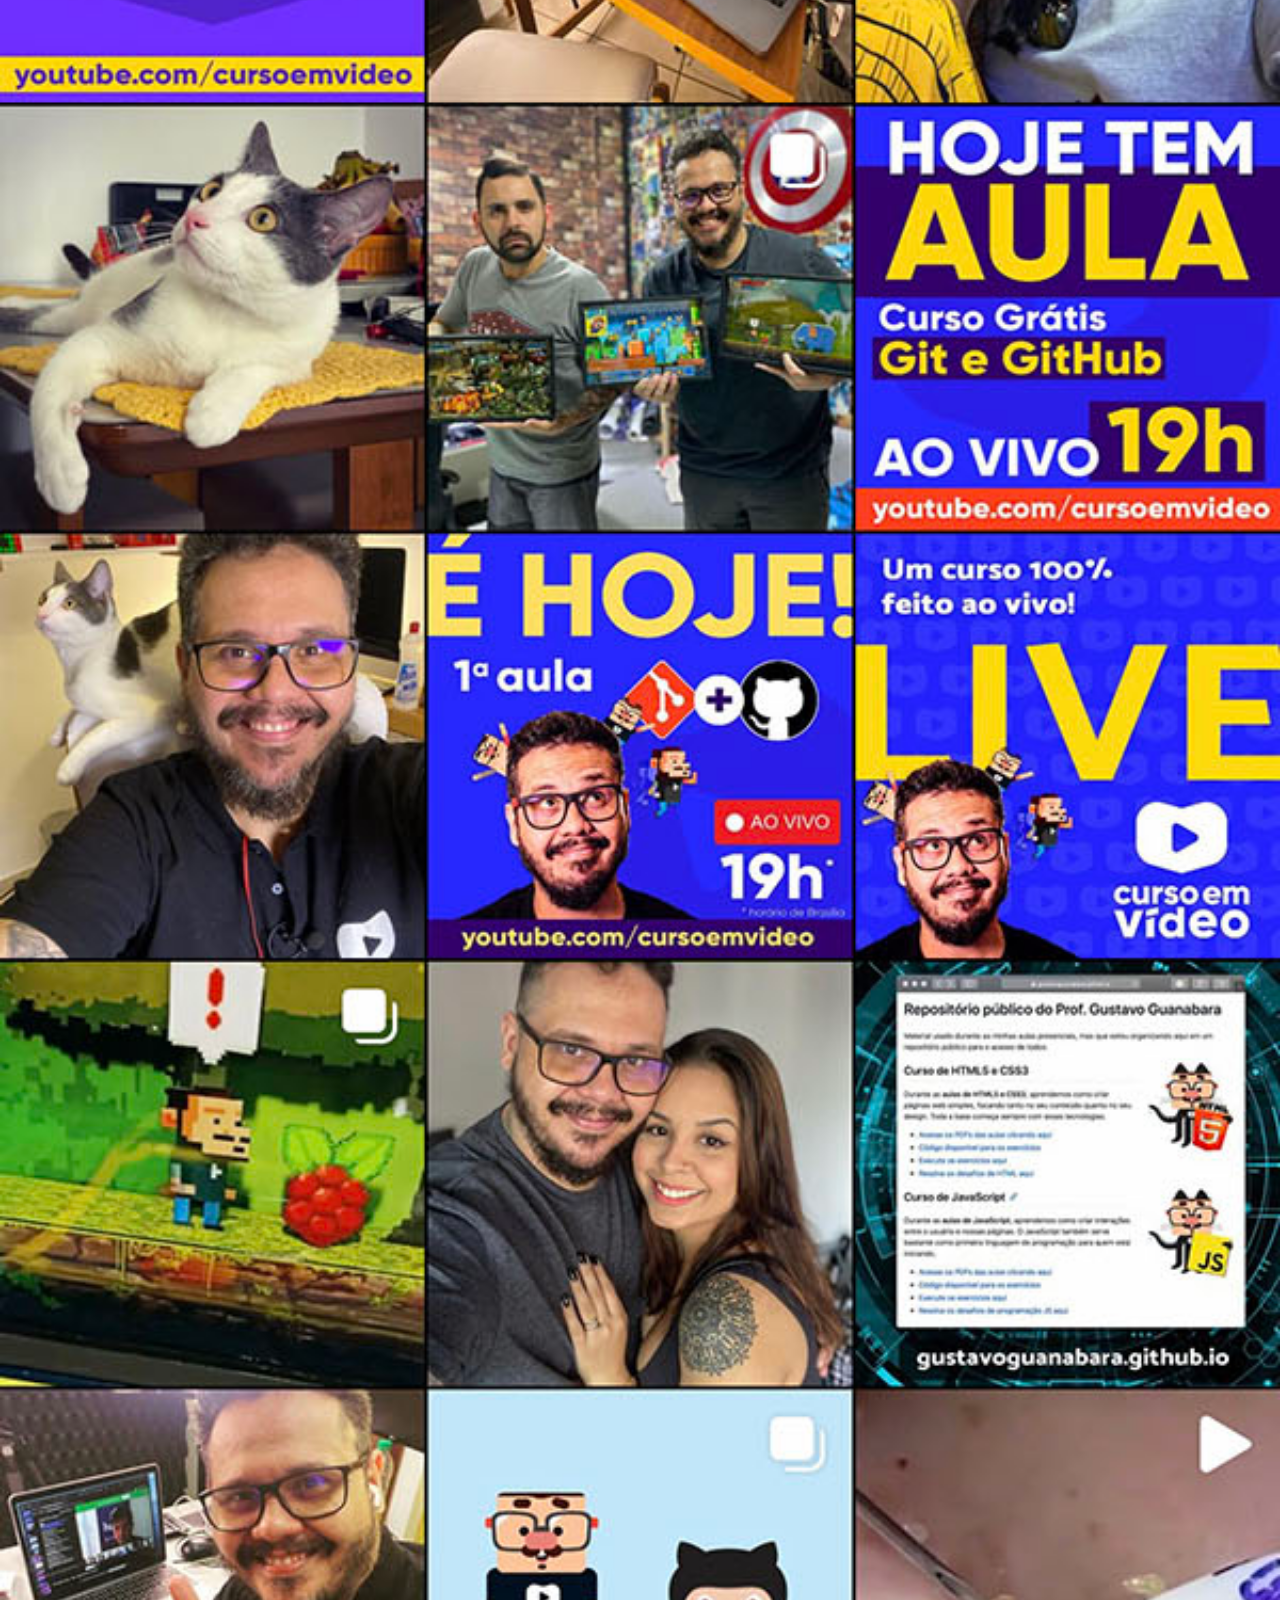
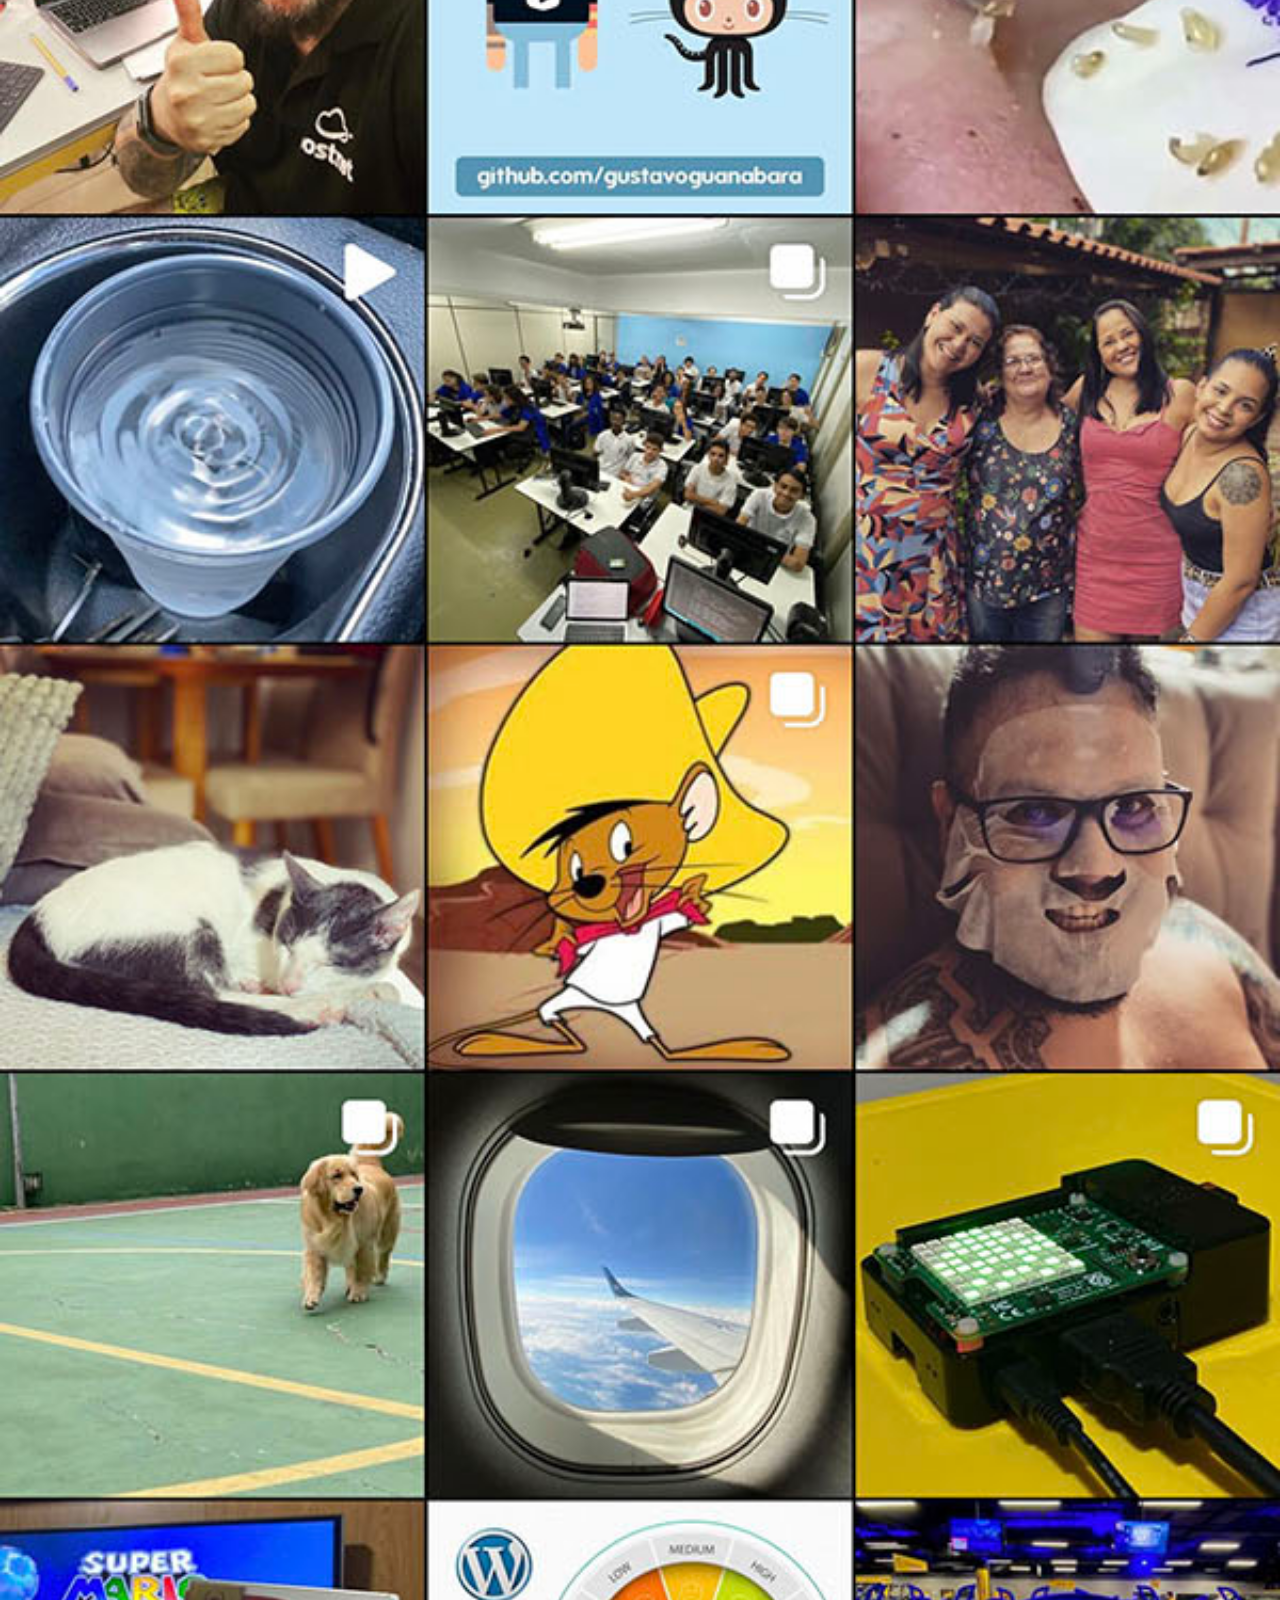
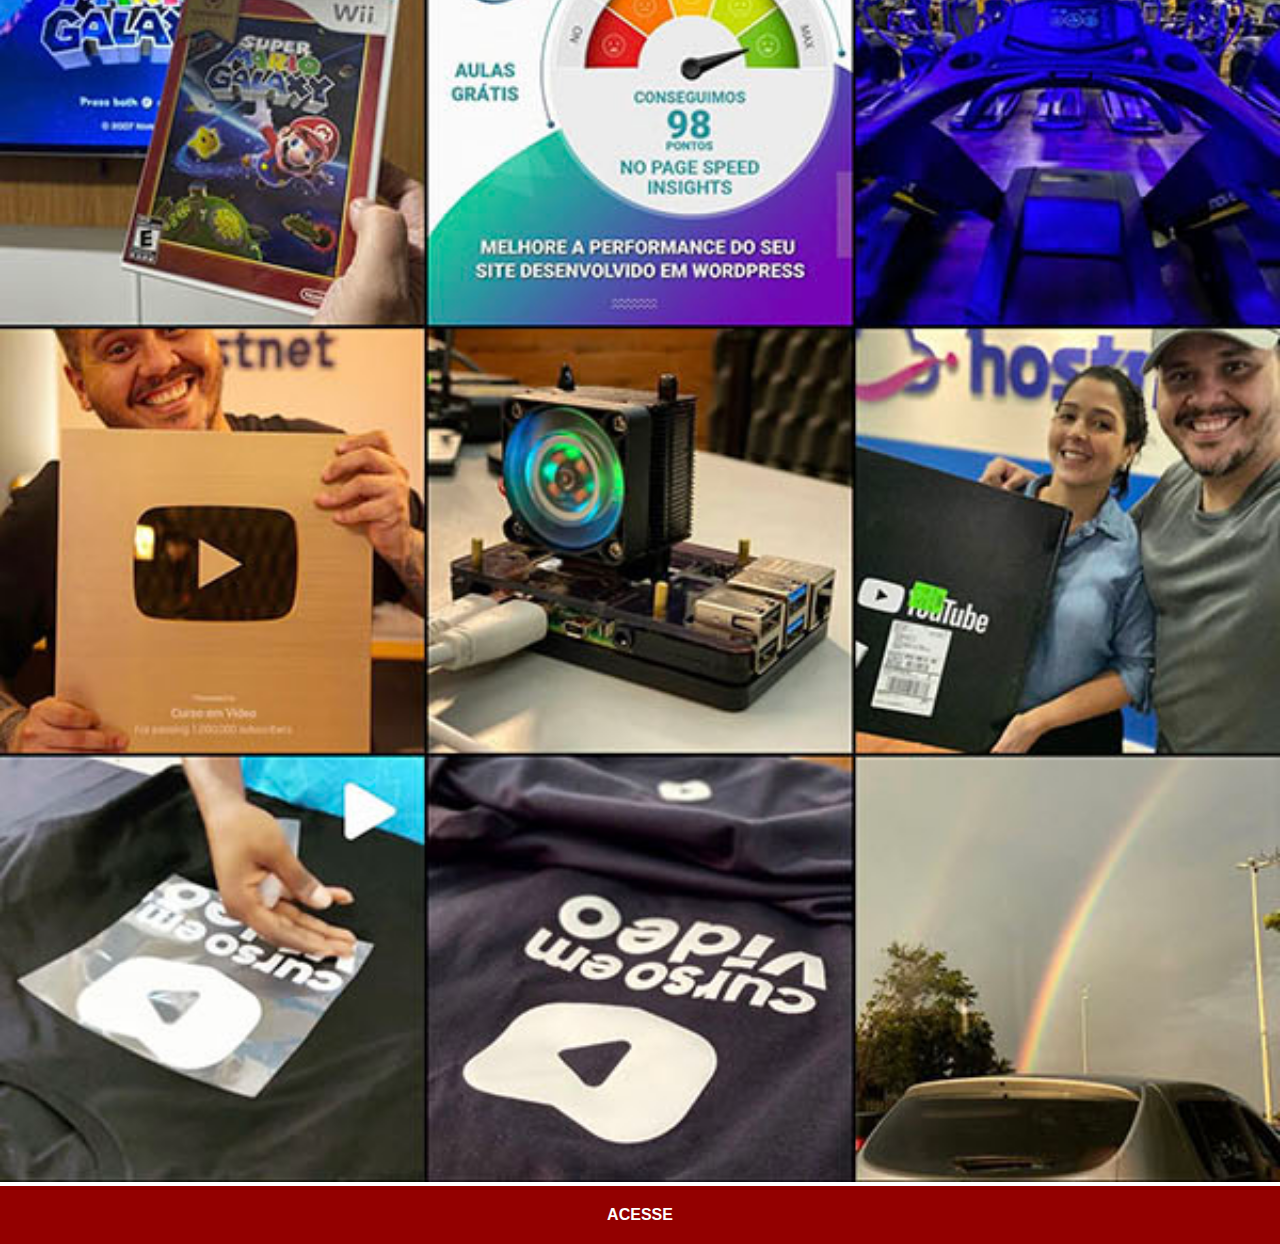
<file: pag/paginstagram.html>
<!DOCTYPE html>
<html lang="pt-br">
<head>
    <meta charset="UTF-8">
    <meta http-equiv="X-UA-Compatible" content="IE=edge">
    <meta name="viewport" content="width=device-width, initial-scale=1.0">
    <link rel="shotcut icon" href="../imagens/favicon(2).ico" type="image/x-icon">
    <link rel="stylesheet" href="estilo/stylepag.css">
    <title>Página Instagram</title>
</head>
<body>
    <main>
        <img src="../imagens/tela-instagram.jpg" alt="Imagem">
    </main>
    <footer>
        <a href="">ACESSE</a>
    </footer>
</body>
</html>
</file>
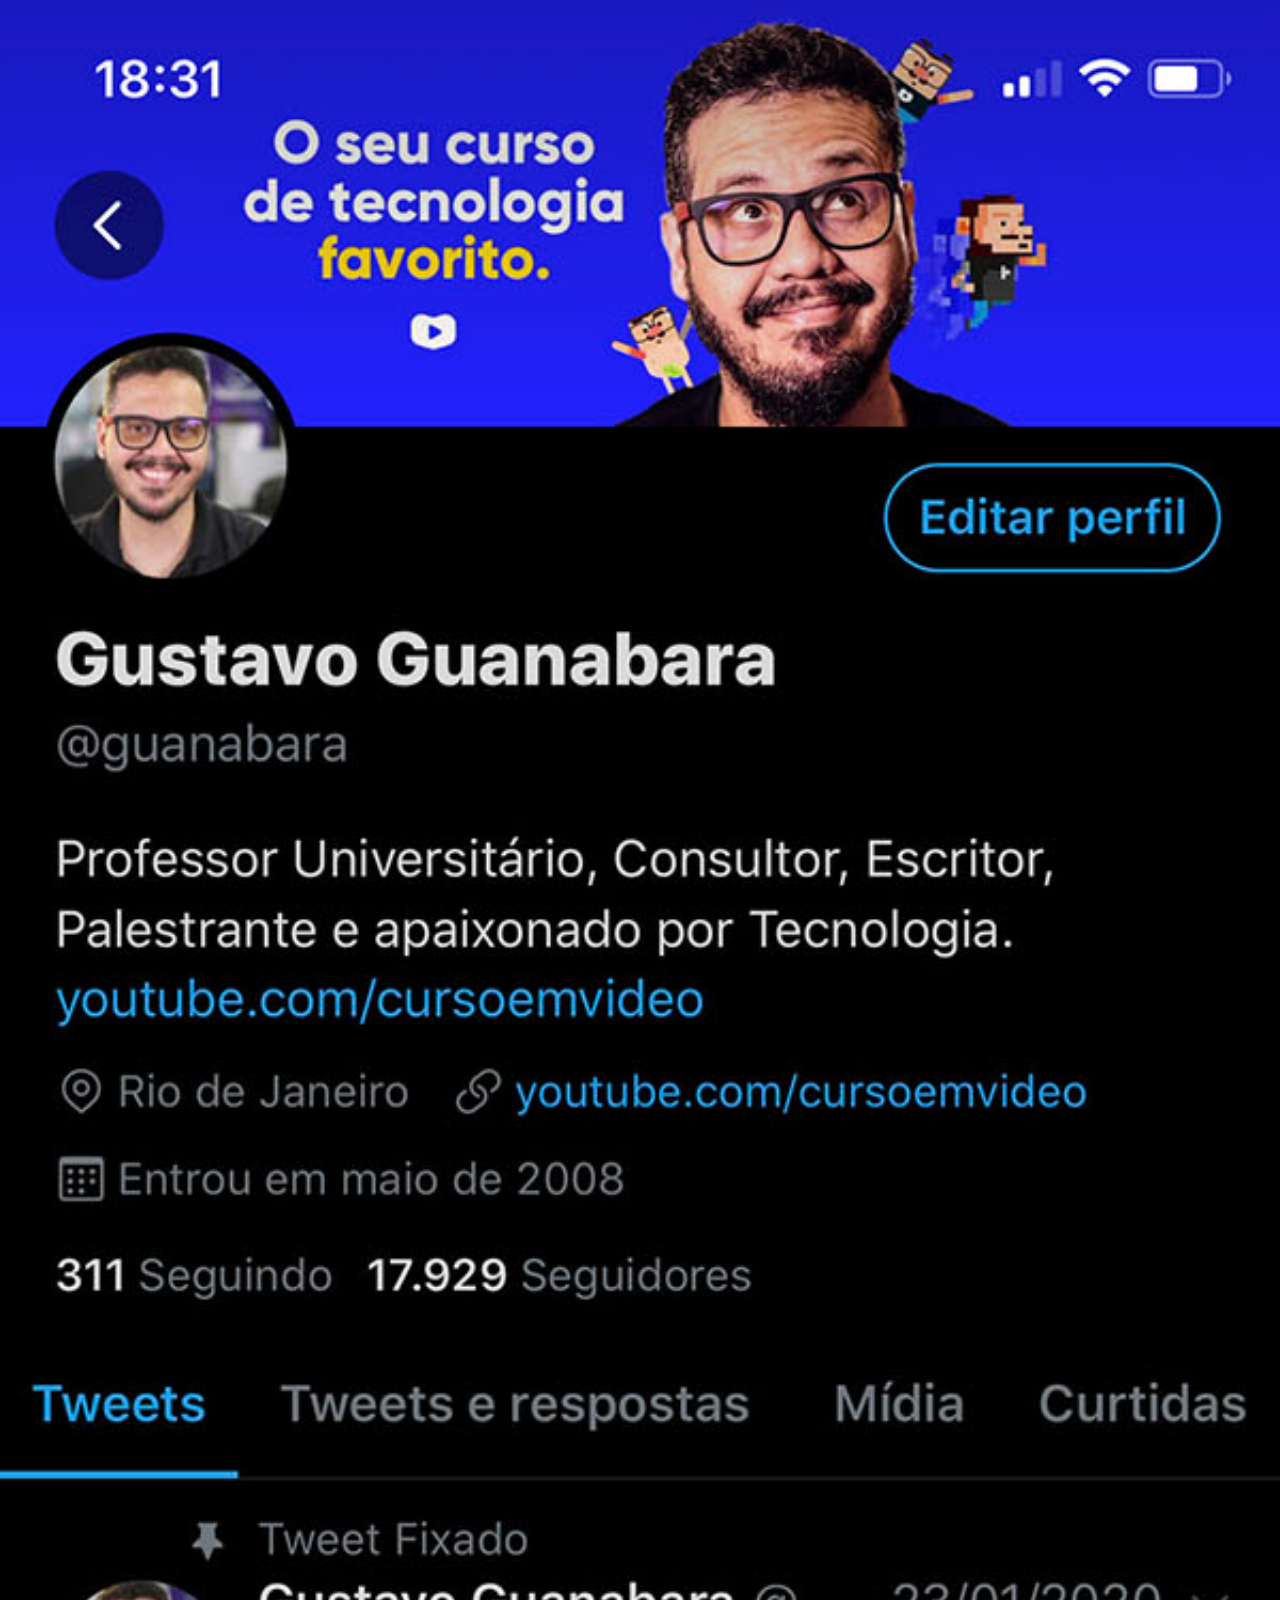
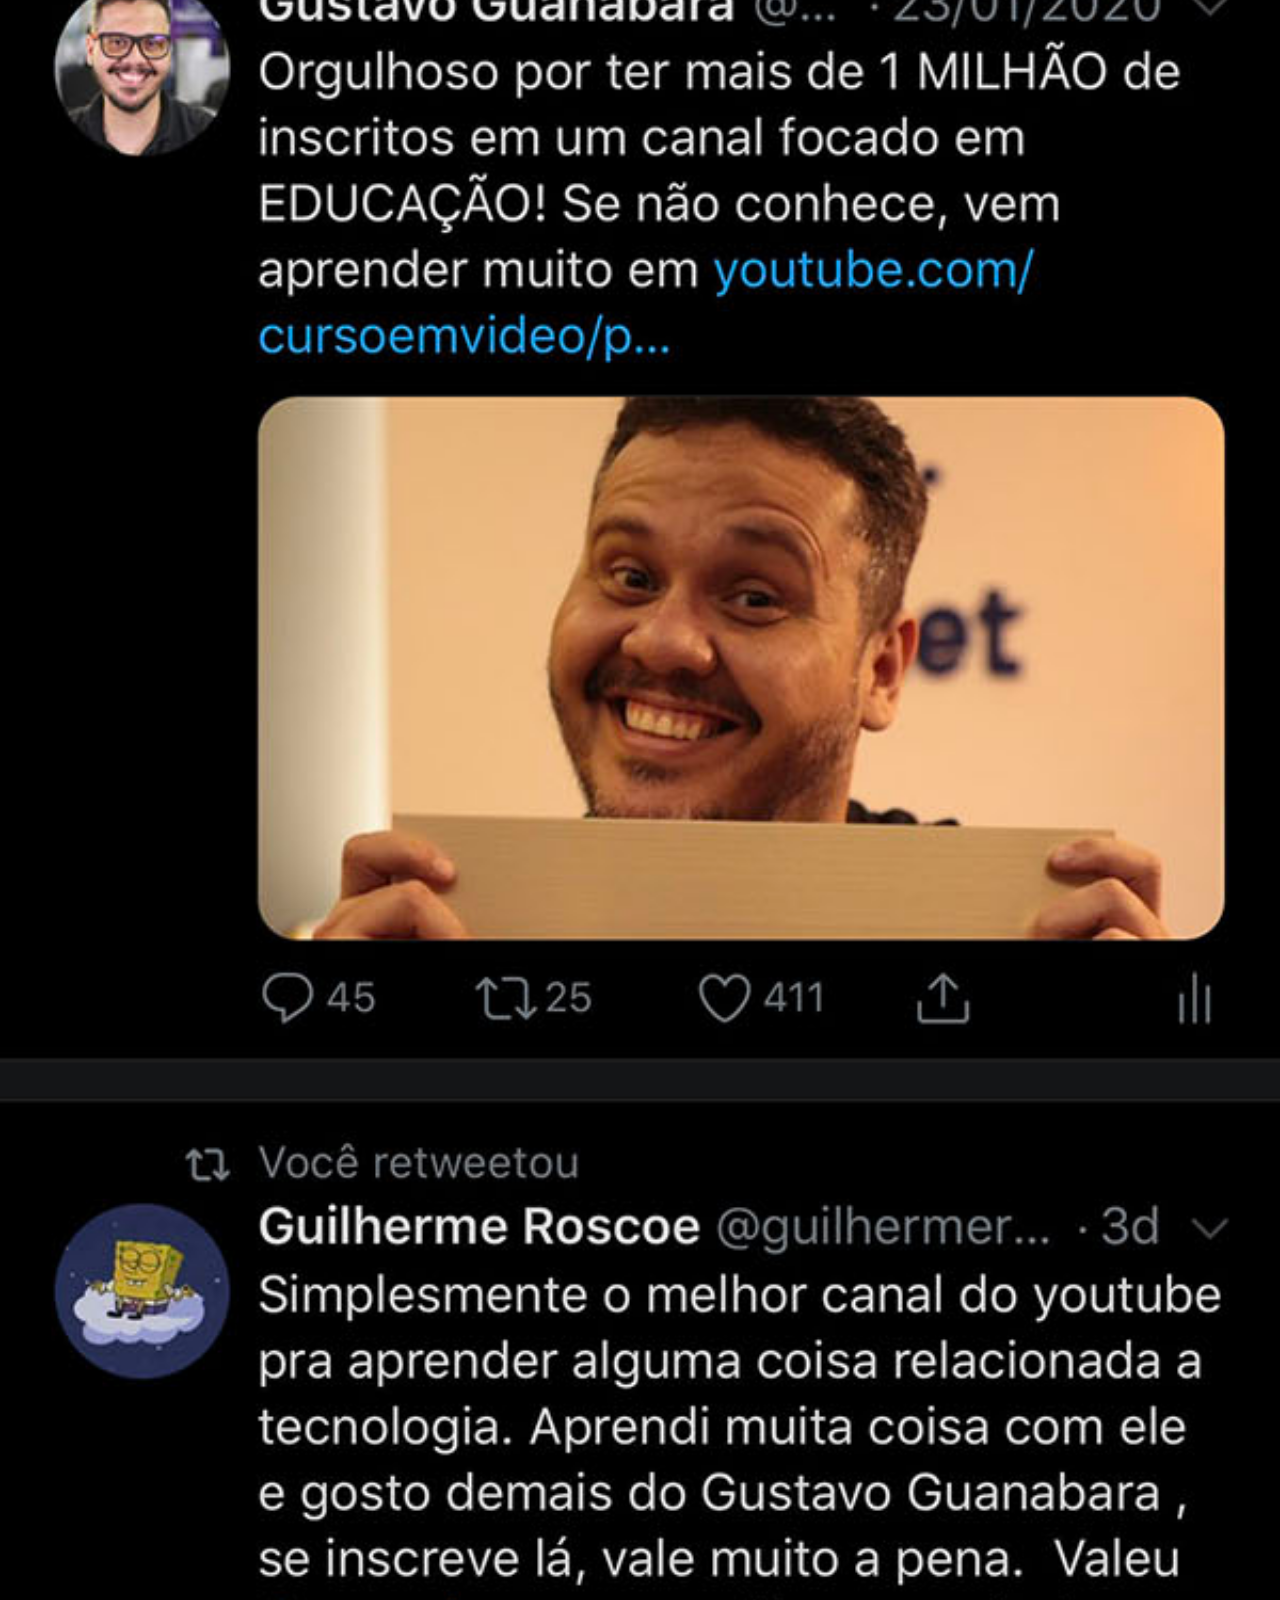
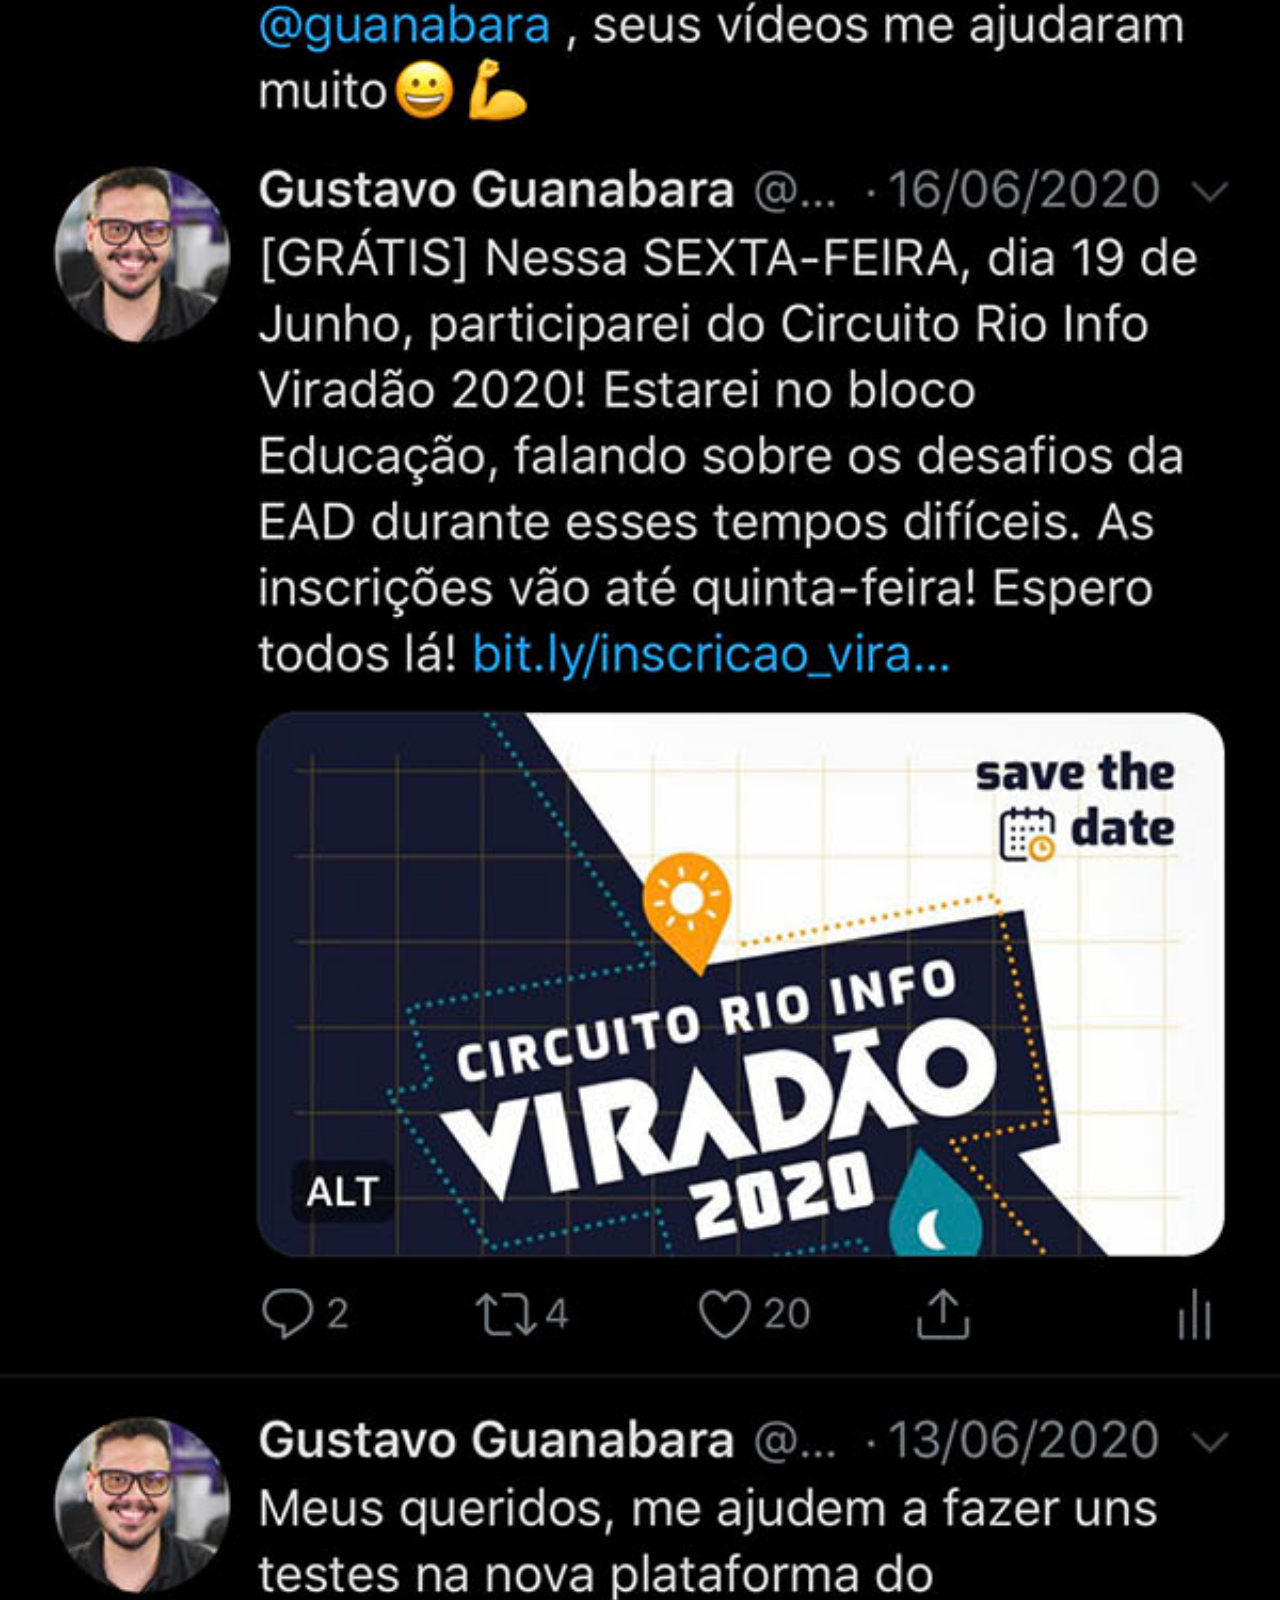
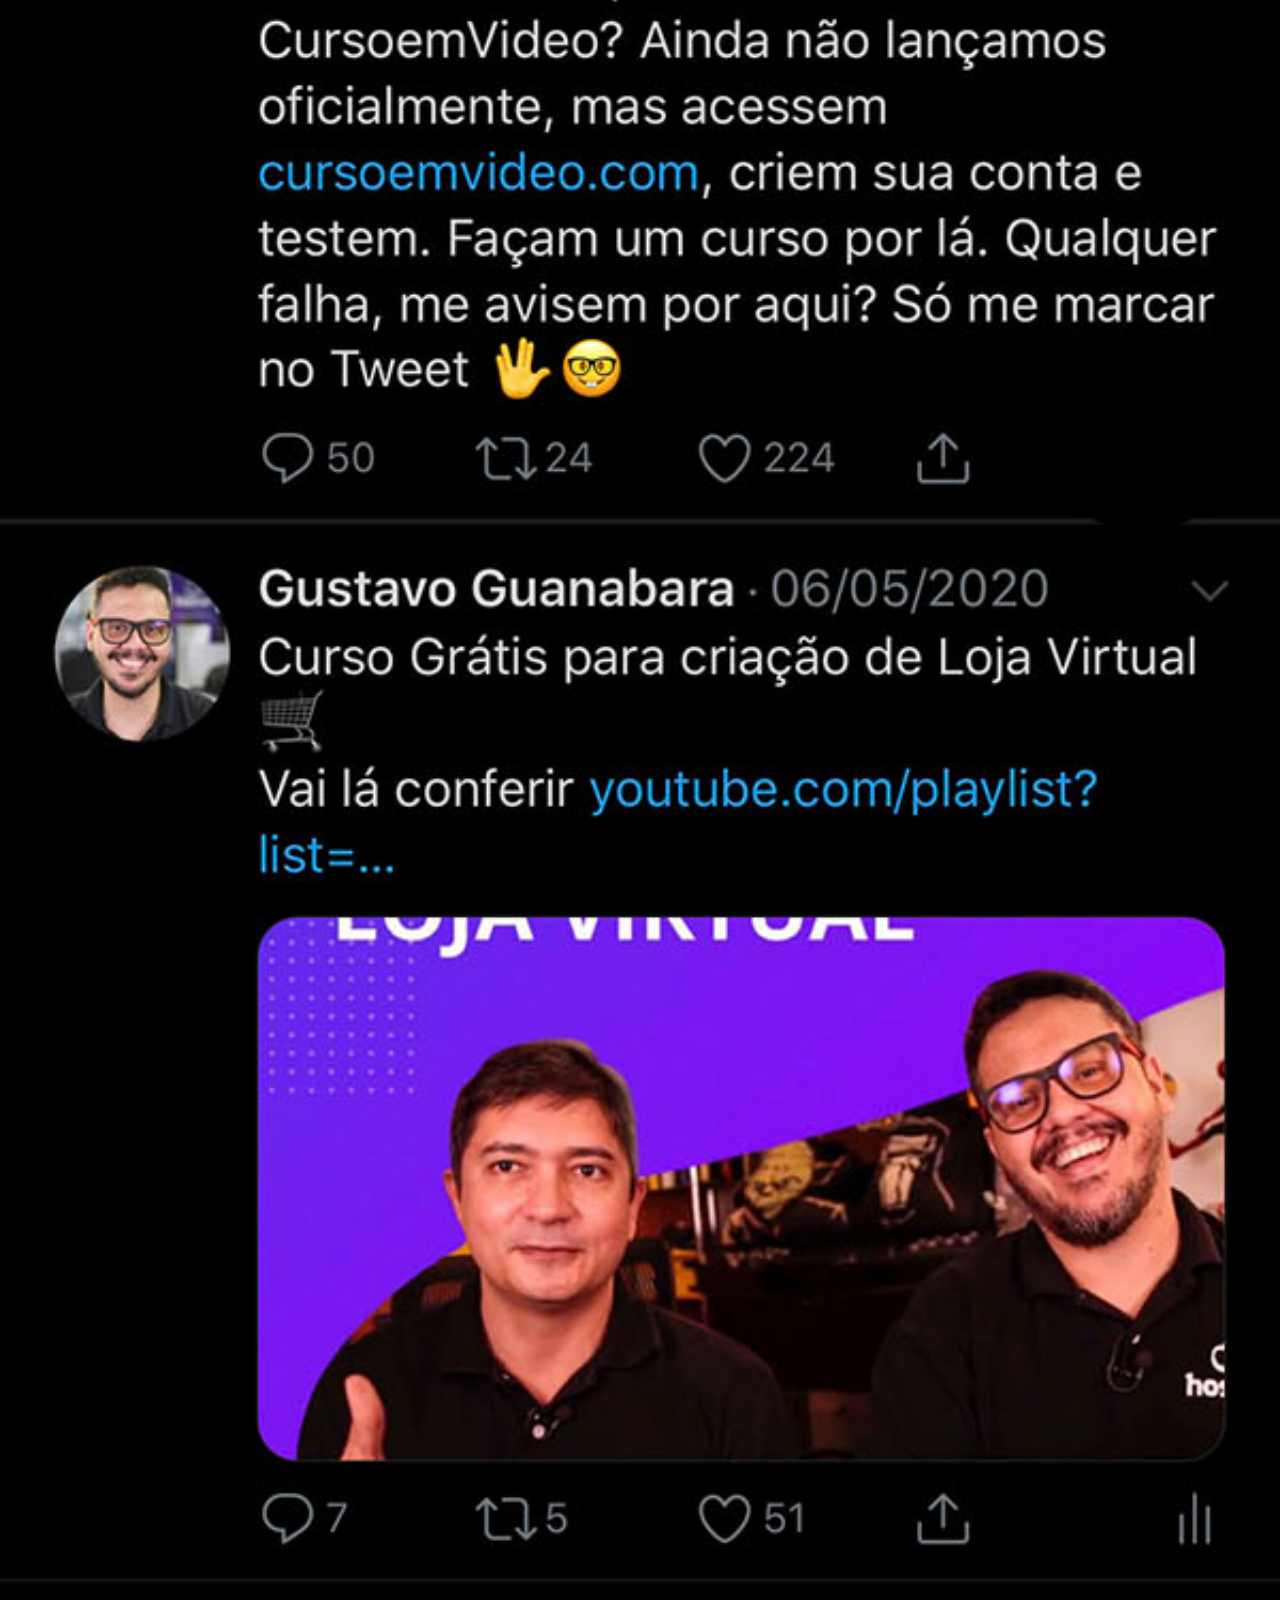
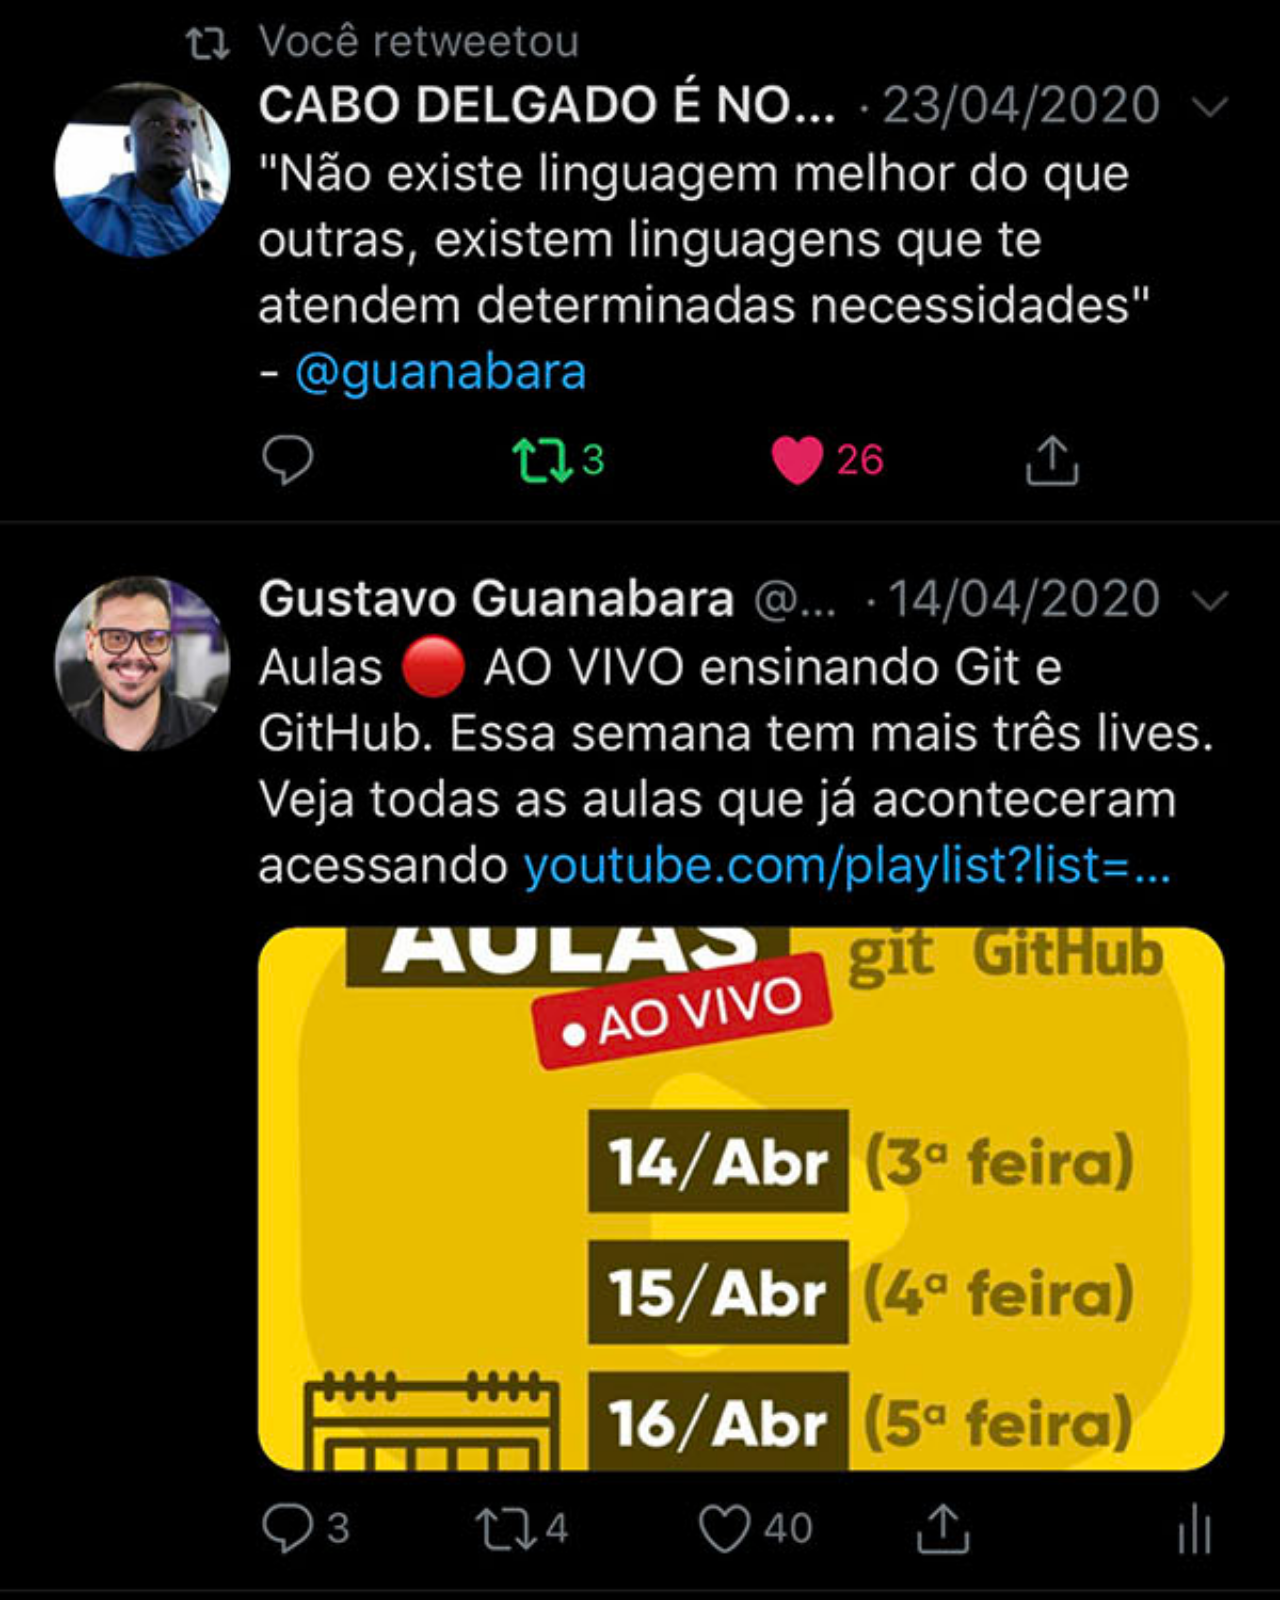
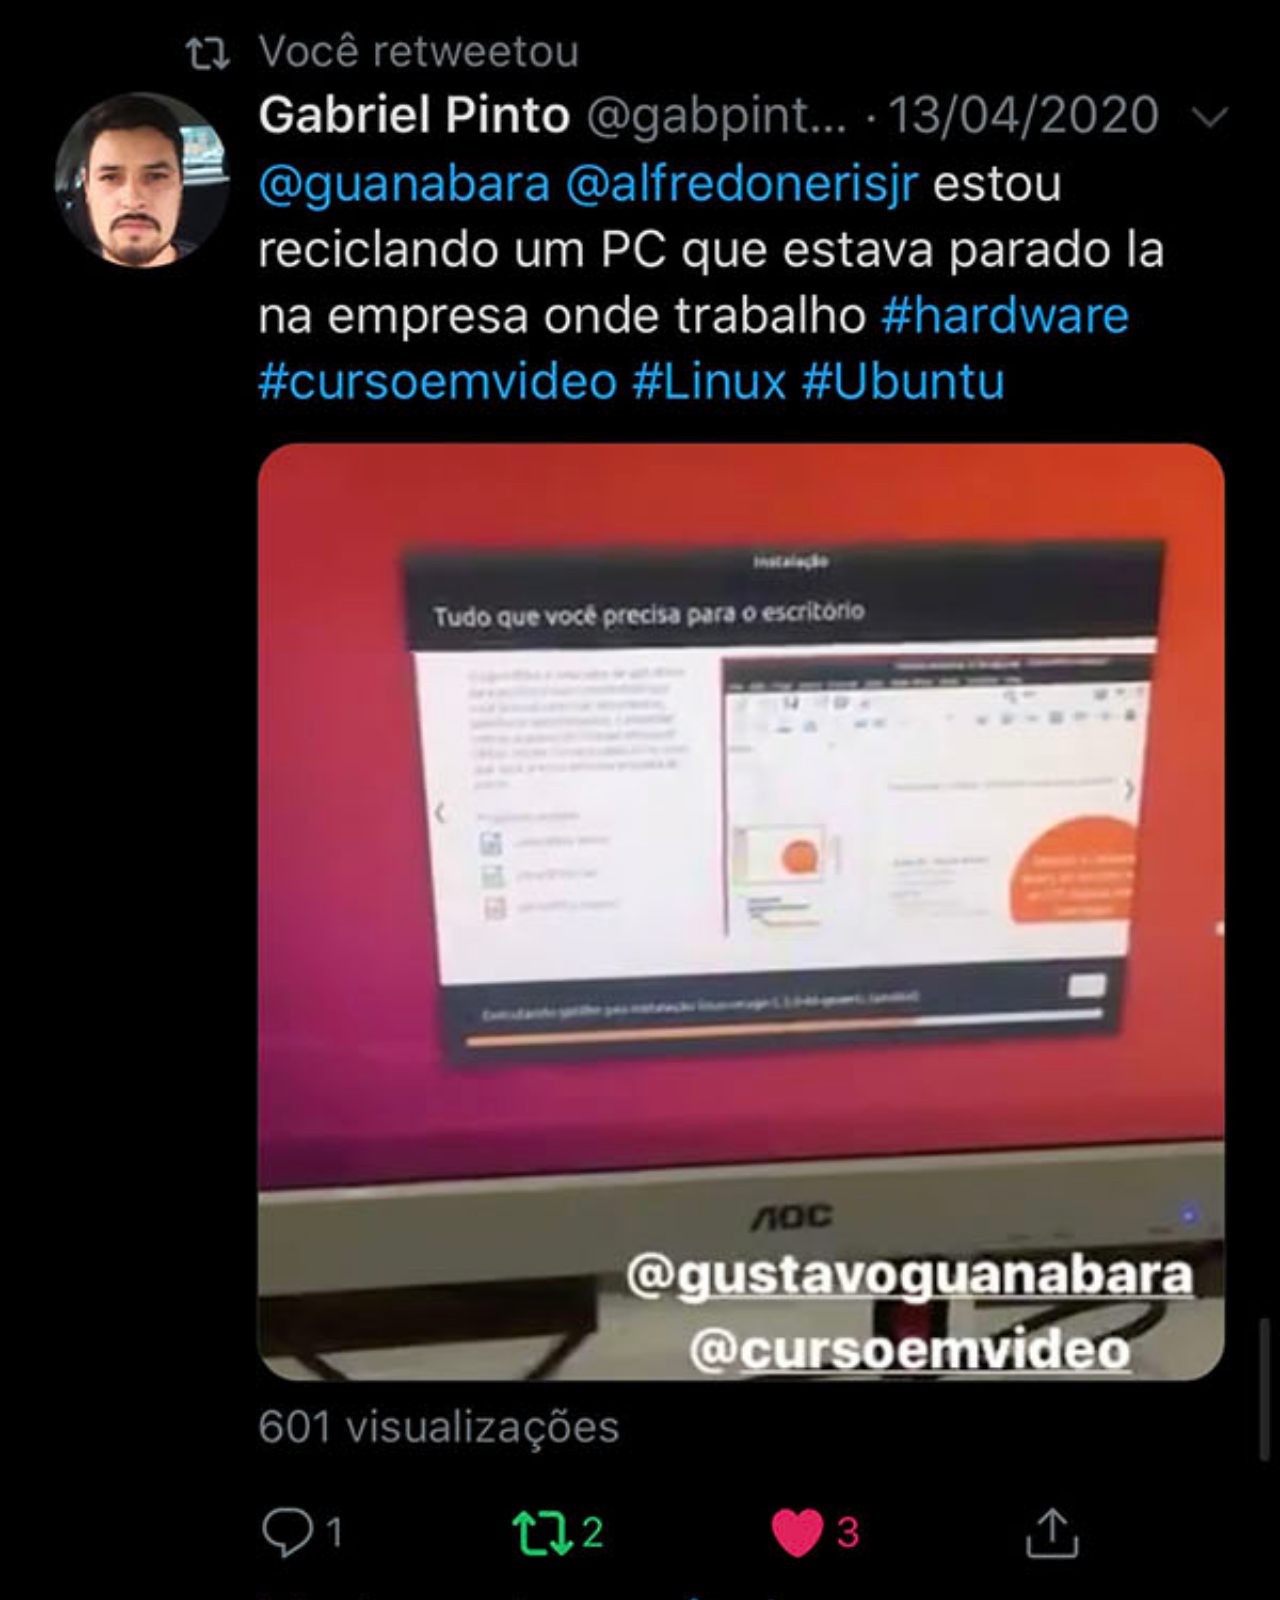
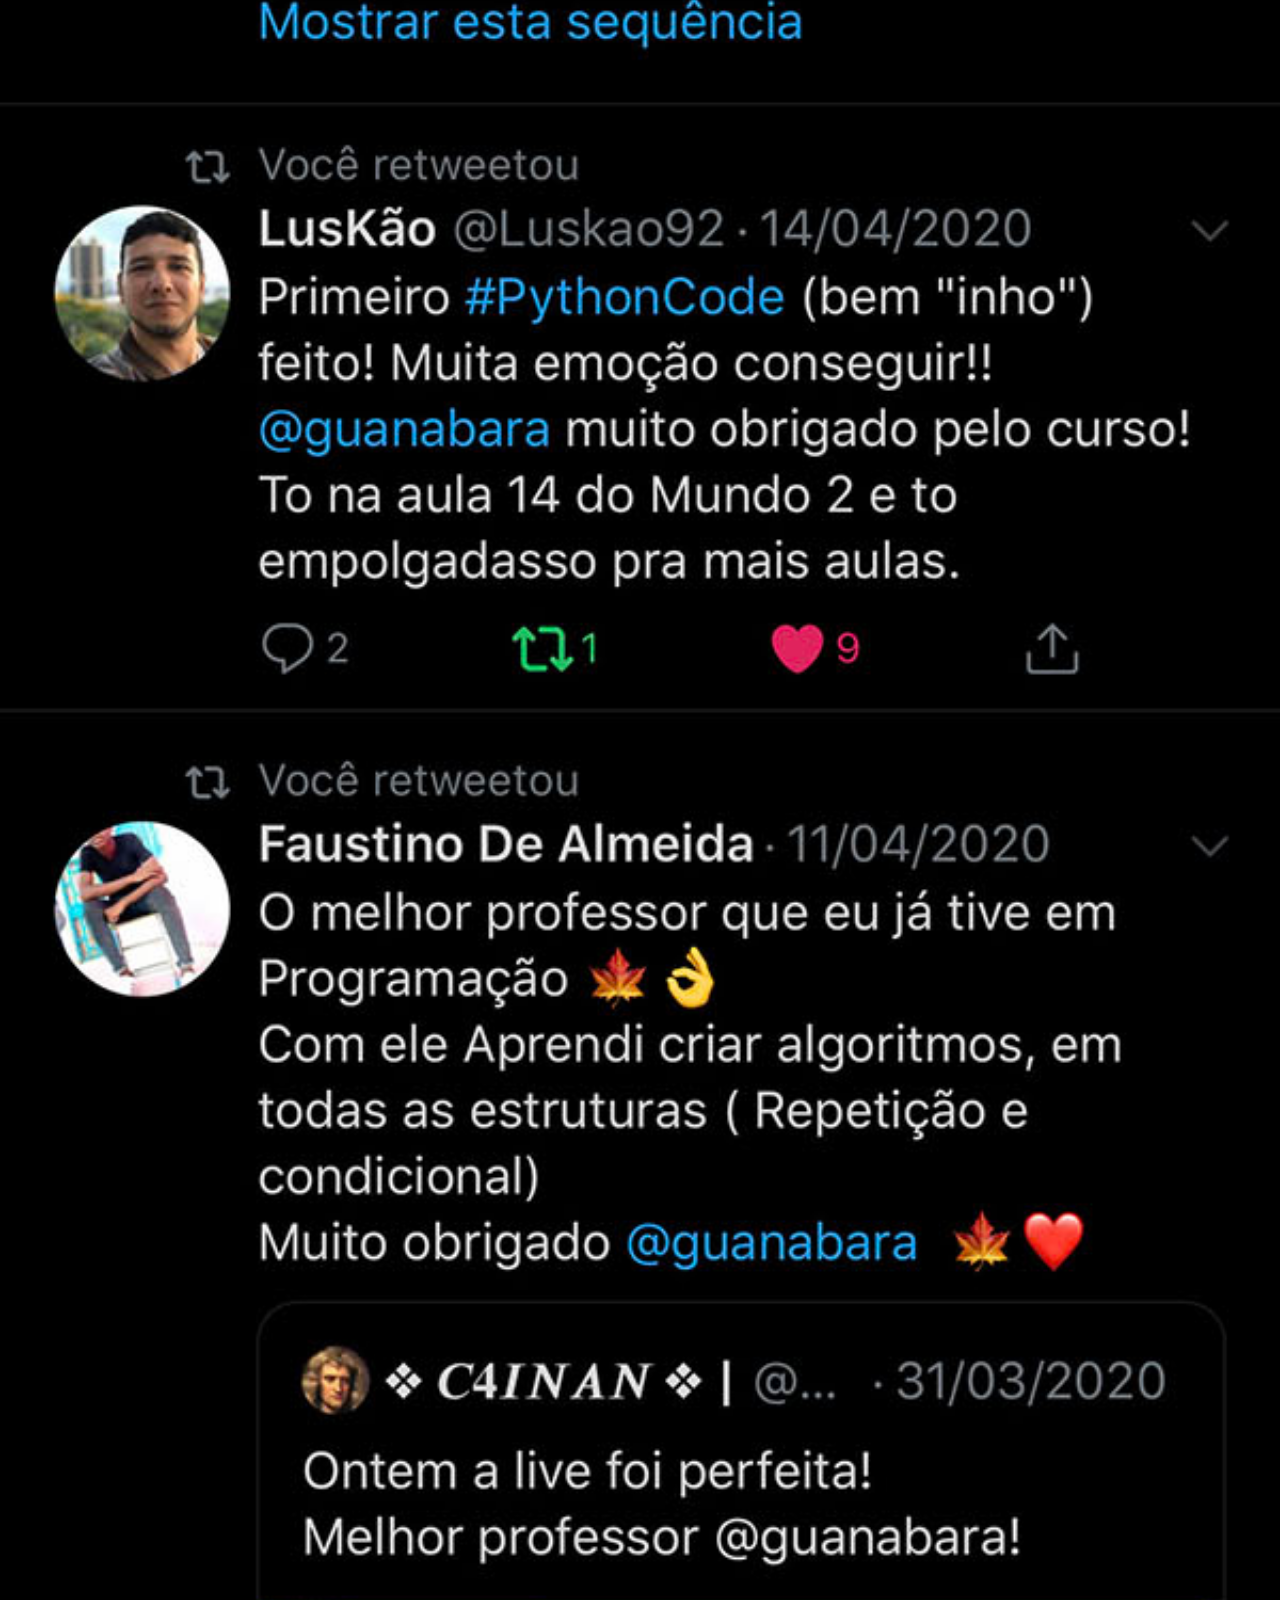
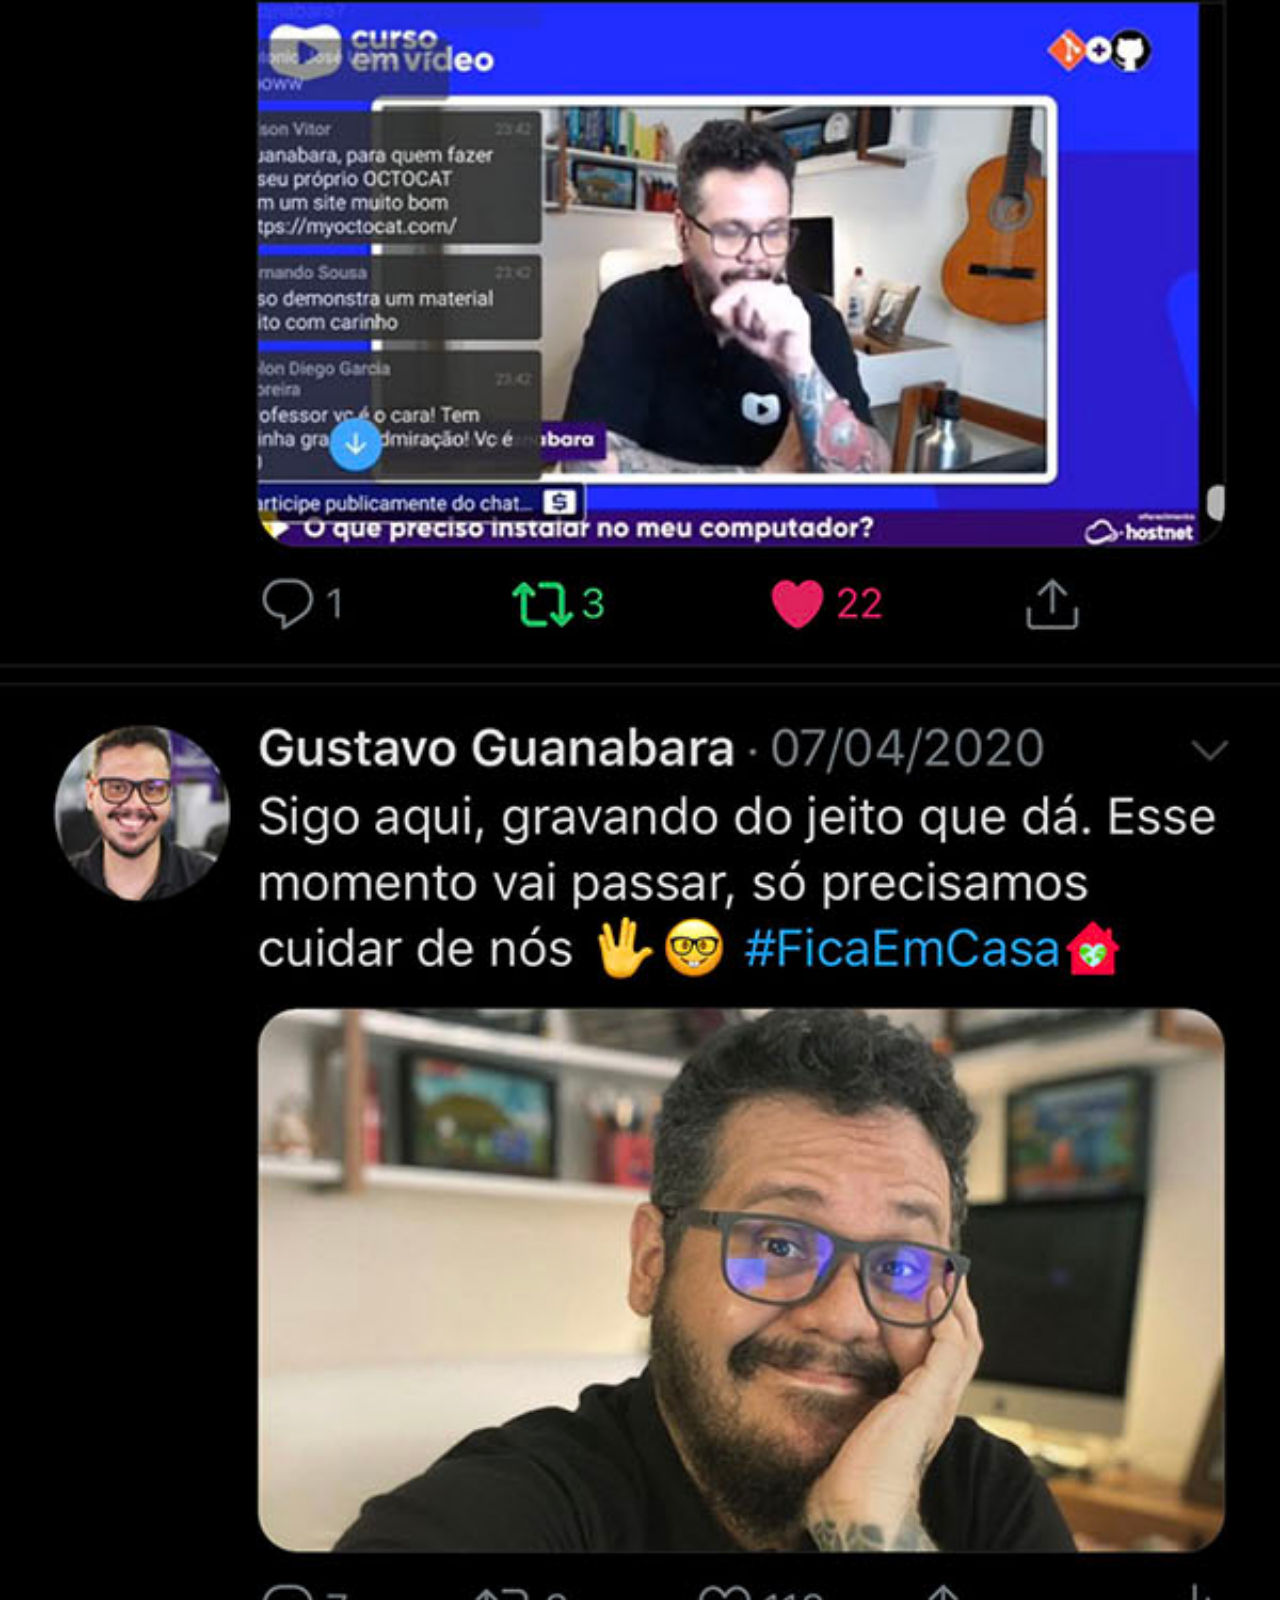
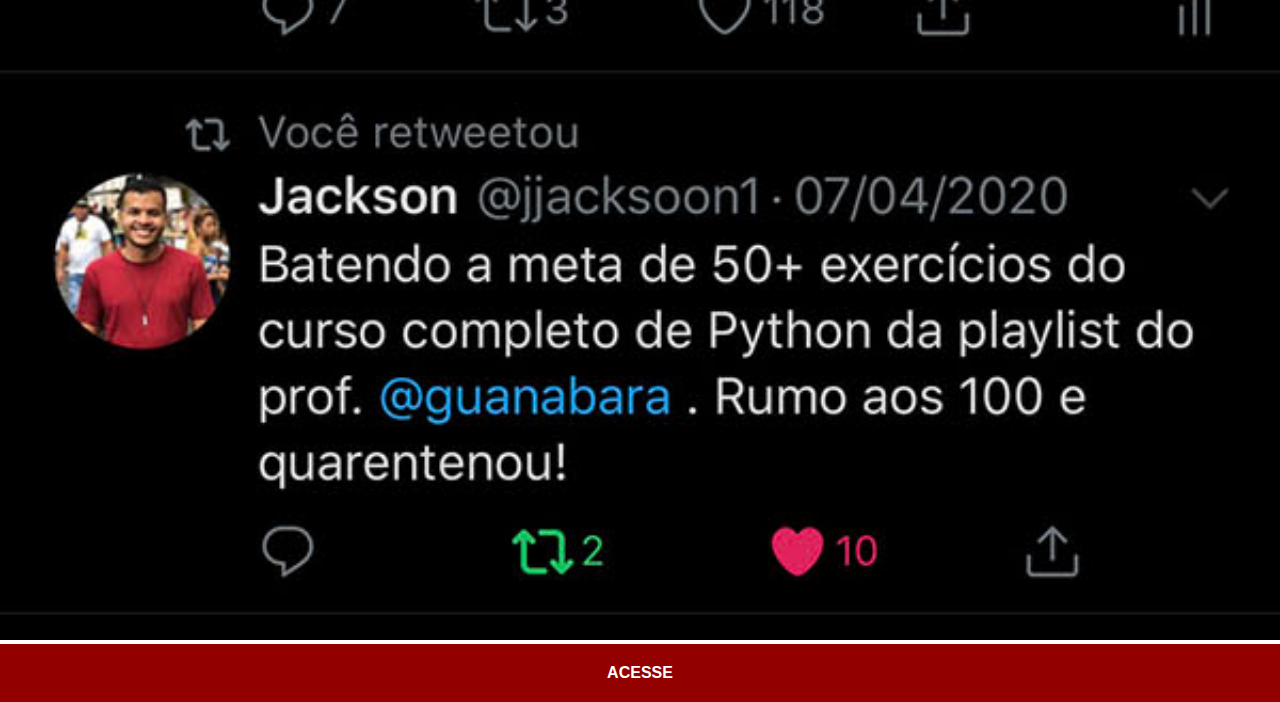
<file: pag/pagtwitter.html>
<!DOCTYPE html>
<html lang="pt-br">
<head>
    <meta charset="UTF-8">
    <meta http-equiv="X-UA-Compatible" content="IE=edge">
    <meta name="viewport" content="width=device-width, initial-scale=1.0">
    <link rel="shotcut icon" href="../imagens/favicon(2).ico" type="image/x-icon">
    <link rel="stylesheet" href="estilo/stylepag.css">
    <title>Página Twitter</title>
</head>
<body>
    <main>
        <img src="../imagens/tela-twitter.jpg" alt="Imagem">
    </main>
    <footer>
        <a href="">ACESSE</a>
    </footer>
</body>
</html>
</file>
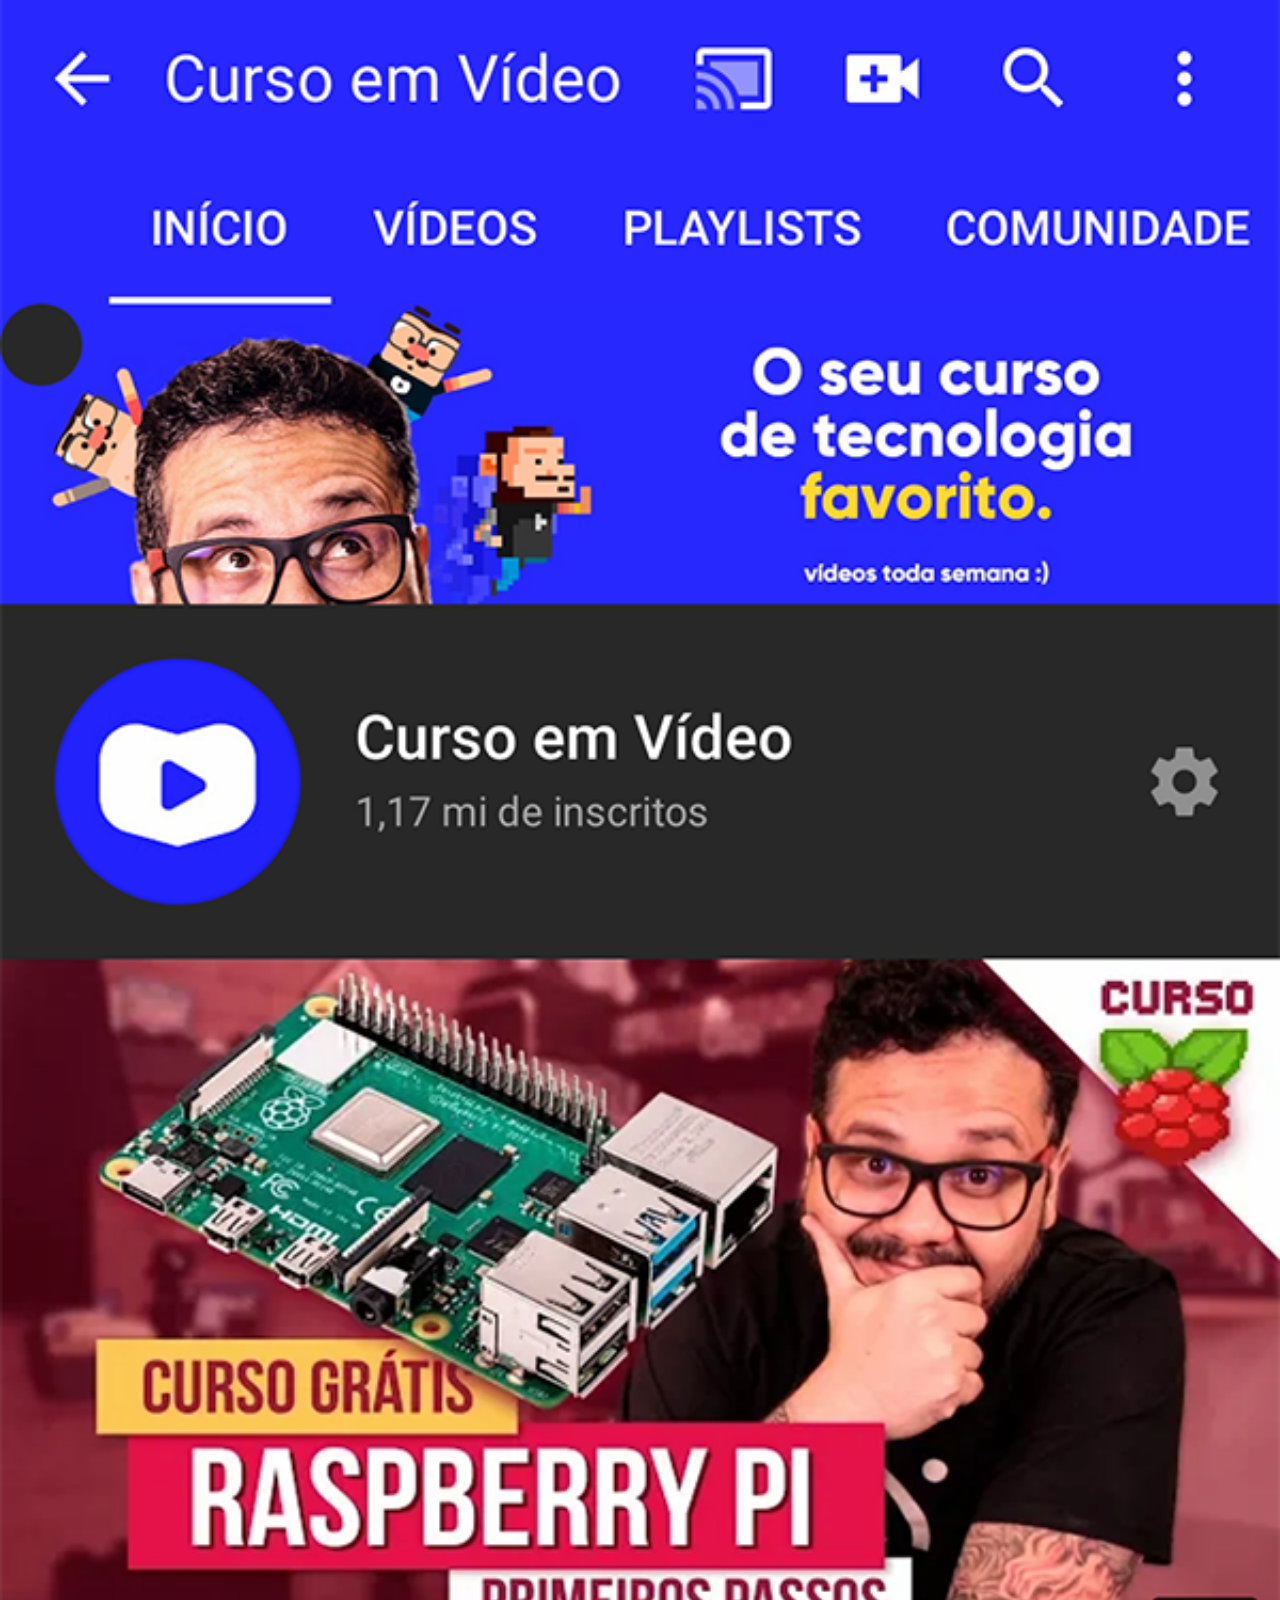
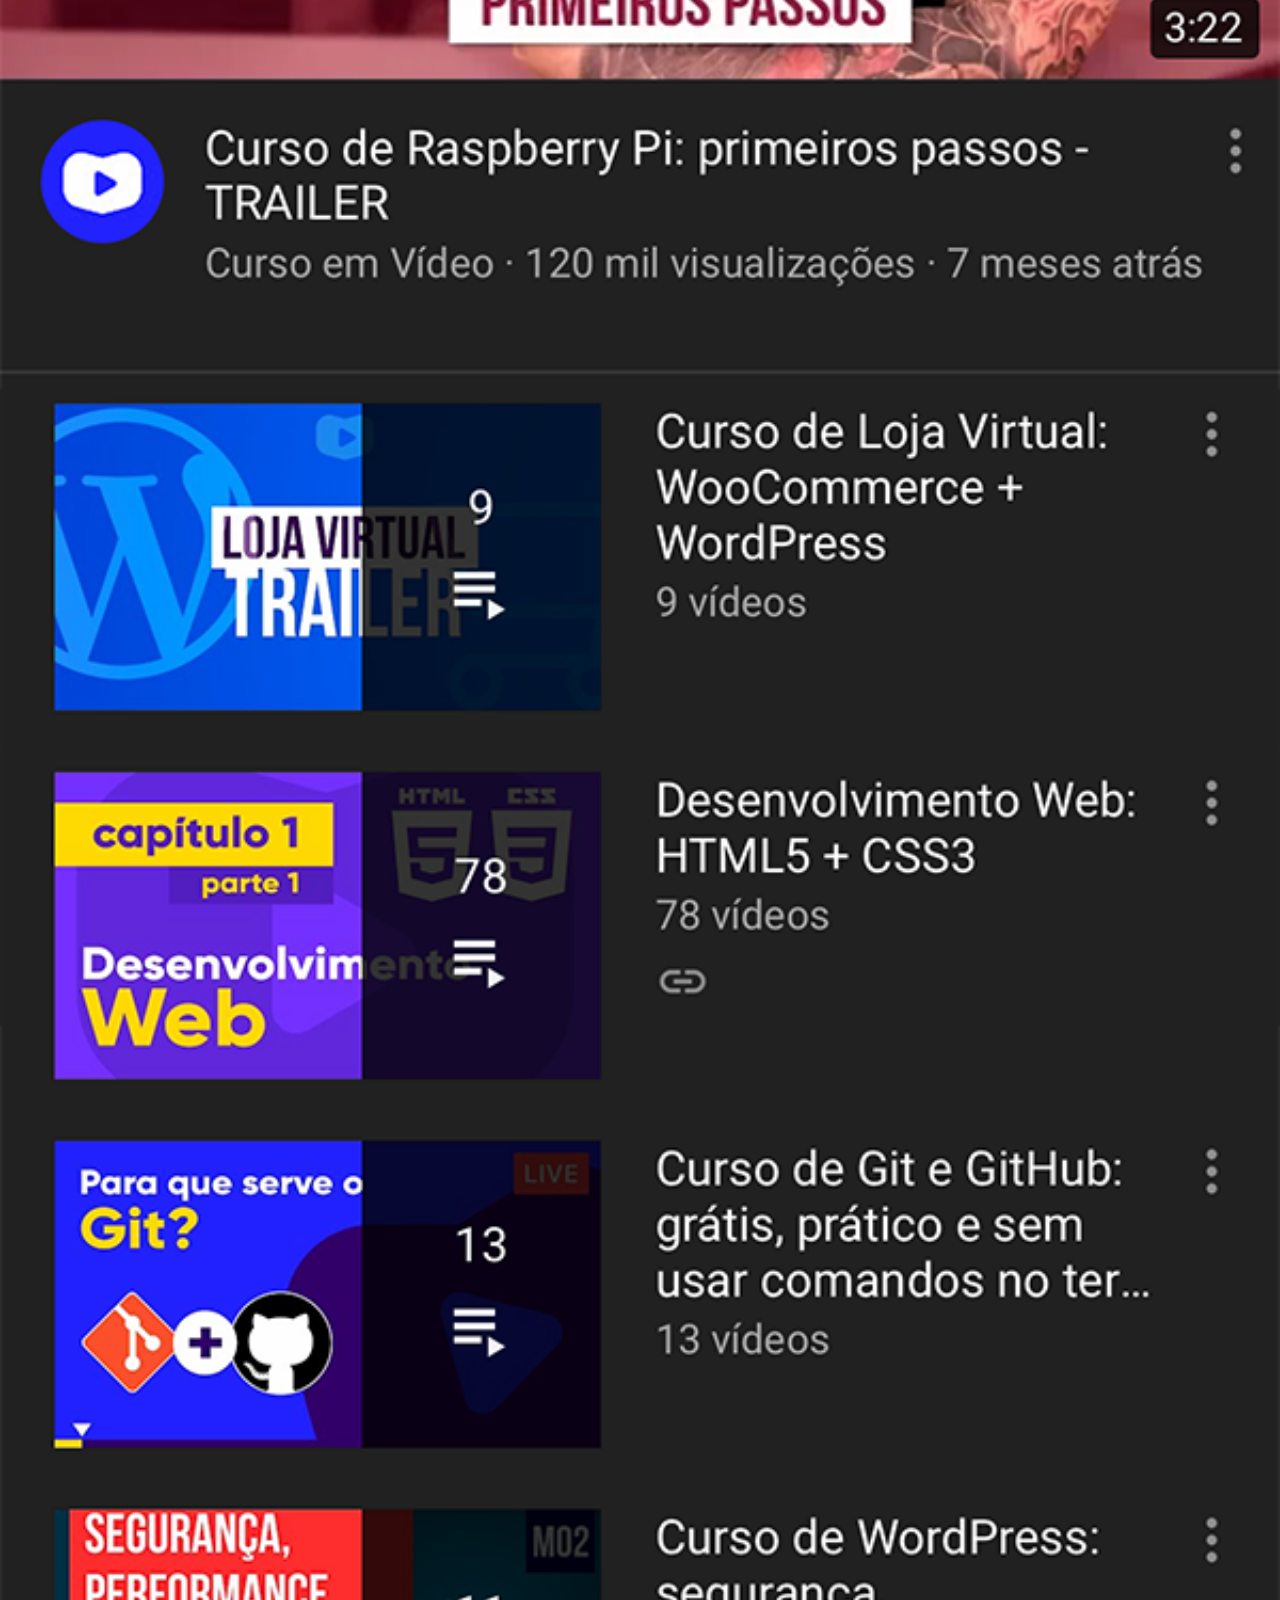
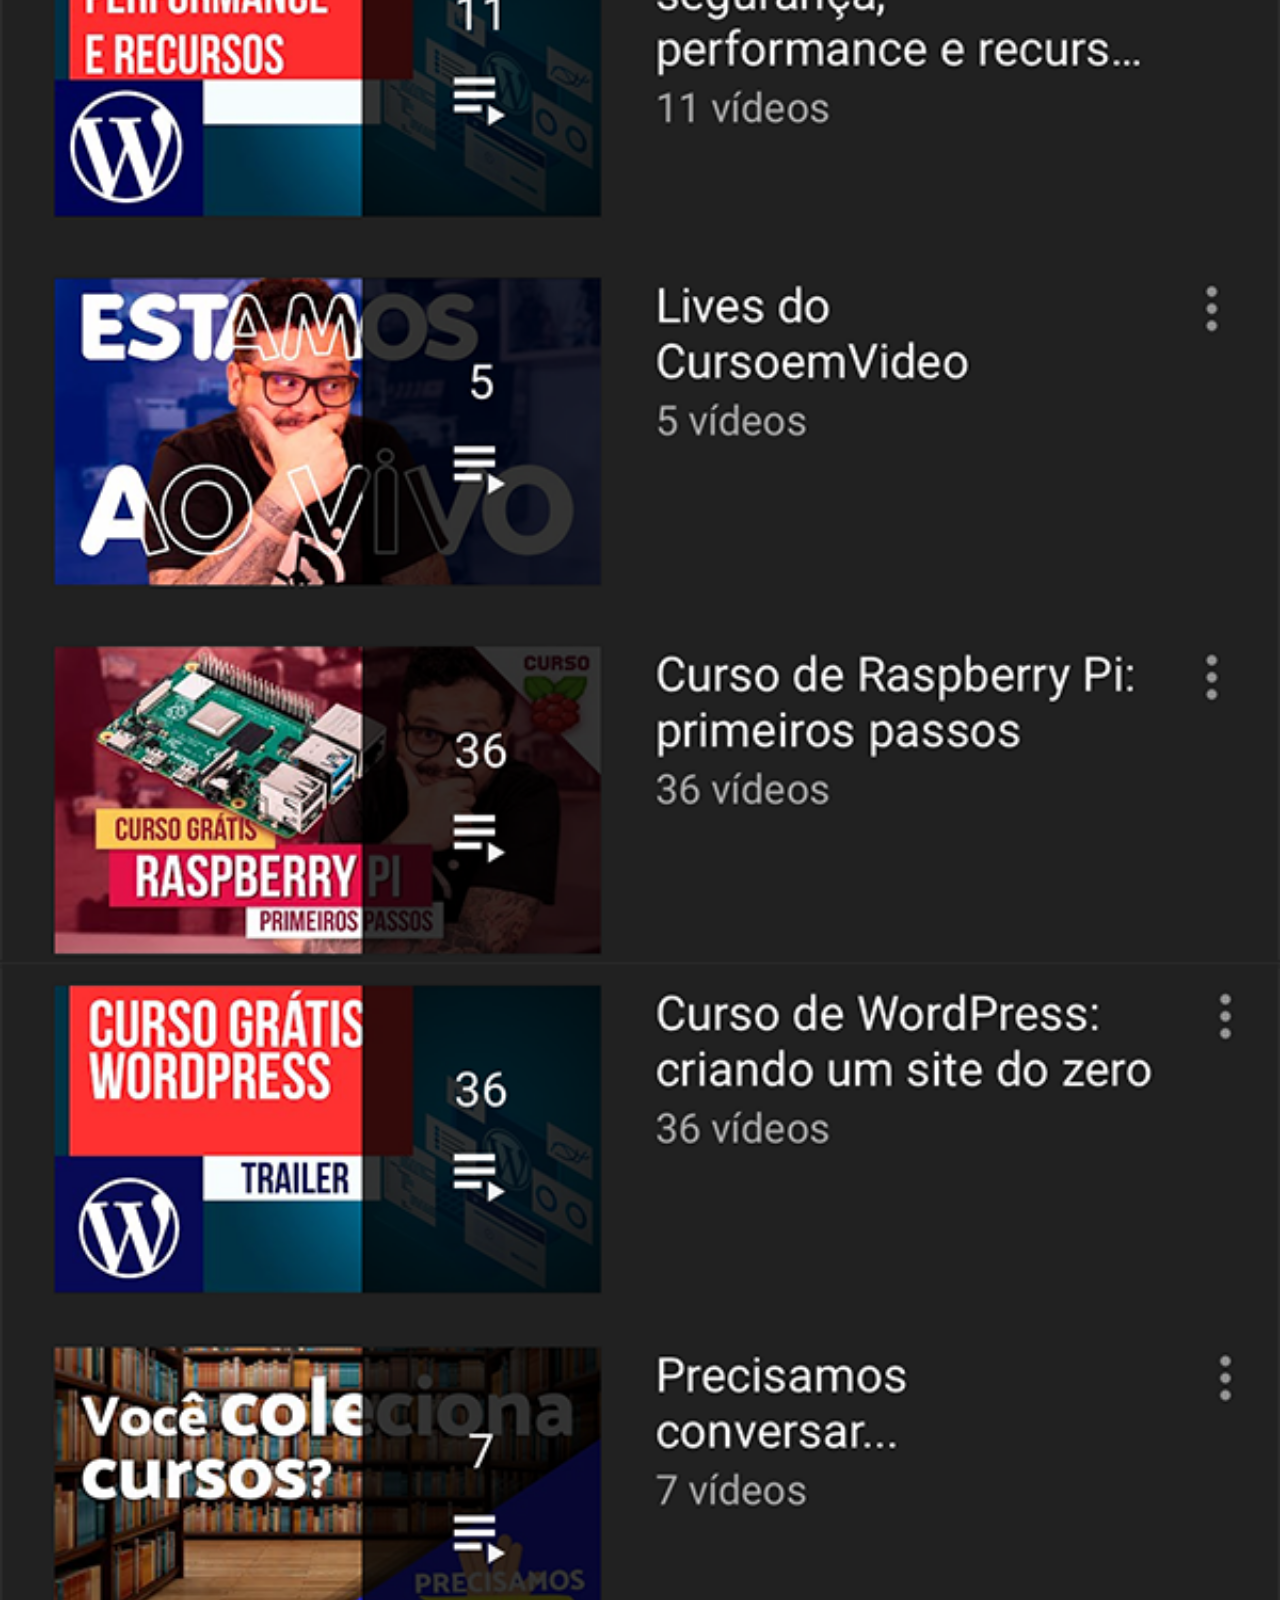
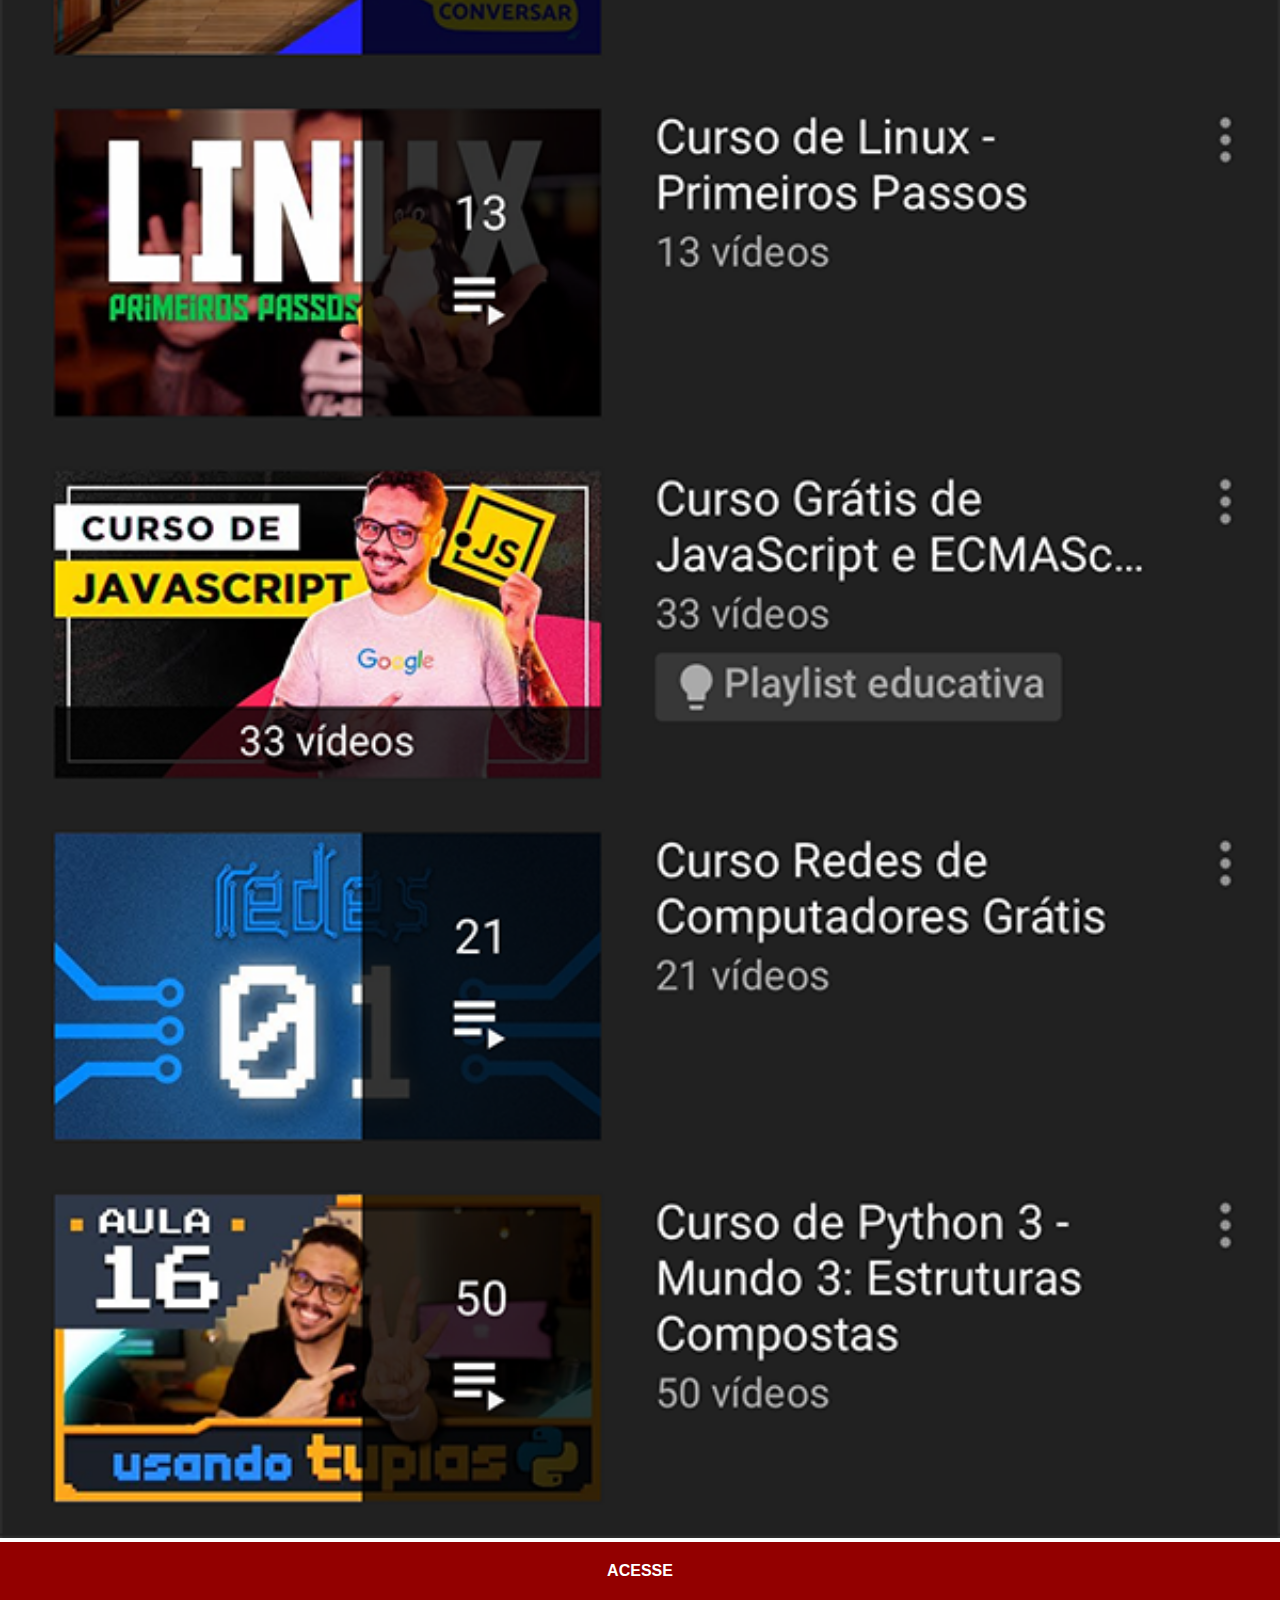
<file: pag/pagyoutube.html>
<!DOCTYPE html>
<html lang="pt-br">
<head>
    <meta charset="UTF-8">
    <meta http-equiv="X-UA-Compatible" content="IE=edge">
    <meta name="viewport" content="width=device-width, initial-scale=1.0">
    <link rel="shotcut icon" href="../imagens/favicon(2).ico" type="image/x-icon">
    <link rel="stylesheet" href="estilo/stylepag.css">
    <title>Página Youtube</title>
</head>
<body>
    <main>
        <img src="../imagens/tela-youtube.png" alt="Imagem">
    </main>
    <footer>
        <a href="">ACESSE</a>
    </footer>
</body>
</html>
</file>
<file: estilo/style.css>
@charset "UTF-8";

*{
    margin: 0;
    padding: 0;
}

/* -----------SCROLLBAR------------ */
::-webkit-scrollbar{
    width: 10px;
    height: 10px;
}

::-webkit-scrollbar-track{
    background-color: rgba(189, 189, 189, 0.719);
}

::-webkit-scrollbar-thumb{
    background-color: rgb(131, 131, 131);

    border-radius: 15px;
}
/* -----------SCROLLBAR------------ */  

body{
    height: 100vh;

    background-color: rgb(136, 136, 136);
    background-image: url(../imagens/fundo-madeira.jpg);
    background-position: center center;
    background-size: cover;
    background-repeat: no-repeat;
    background-attachment: fixed;
}

main{
    position: relative;

    width: 100%;
    height: 100vh;
    min-height: 630px;
    min-width: 500px;

    background-image: url(../imagens/frame-iphone.png);
    background-position: center center;
    background-repeat: no-repeat;
}

iframe{
    border-radius: 2px;
    border: 1px solid rgba(0, 0, 0, 0.542);

    margin: 0 0 50px 0;

    position: absolute;
    top: 50%;
    left: 50%;

    transform: translate( -50%, -50%);

    width: 267px;
    height: 471px;
}

div#icones{
    position: absolute;
    right: 6vw;
    top: 25px;

    display: inline-block;
}

div#icones img{
    margin: 0px 0px 30px 0px;

    display: block;

    width: 60px;

    border-radius: 50%;
}


div#icones img:hover{
    box-shadow: 5px 5px 12px rgba(0, 0, 0, 0.632);

    outline: 1.5px solid white;
    
    transform: translate( -3px, -3px);

    transition: transform 1s, outline .5s, box-shadow 1s;
}
</file>
<file: pag/estilo/stylepag.css>
@charset "UTF-8";

*{
    margin: 0;
    padding: 0;
    font-family: Verdana, Geneva, Tahoma, sans-serif;
}

::-webkit-scrollbar{
    width: 0;
    height: 0;
}

img{
    width: 100%;
    height: auto;
}

footer{
    background-color: rgb(147, 0, 0);

    text-align: center;

    padding: 20px;
}

footer > a{
    color: white;
    text-decoration: none;
    font-weight: bold;
}

footer:hover{
    background-color: red;

    transition: 0.8s;
}
</file>
